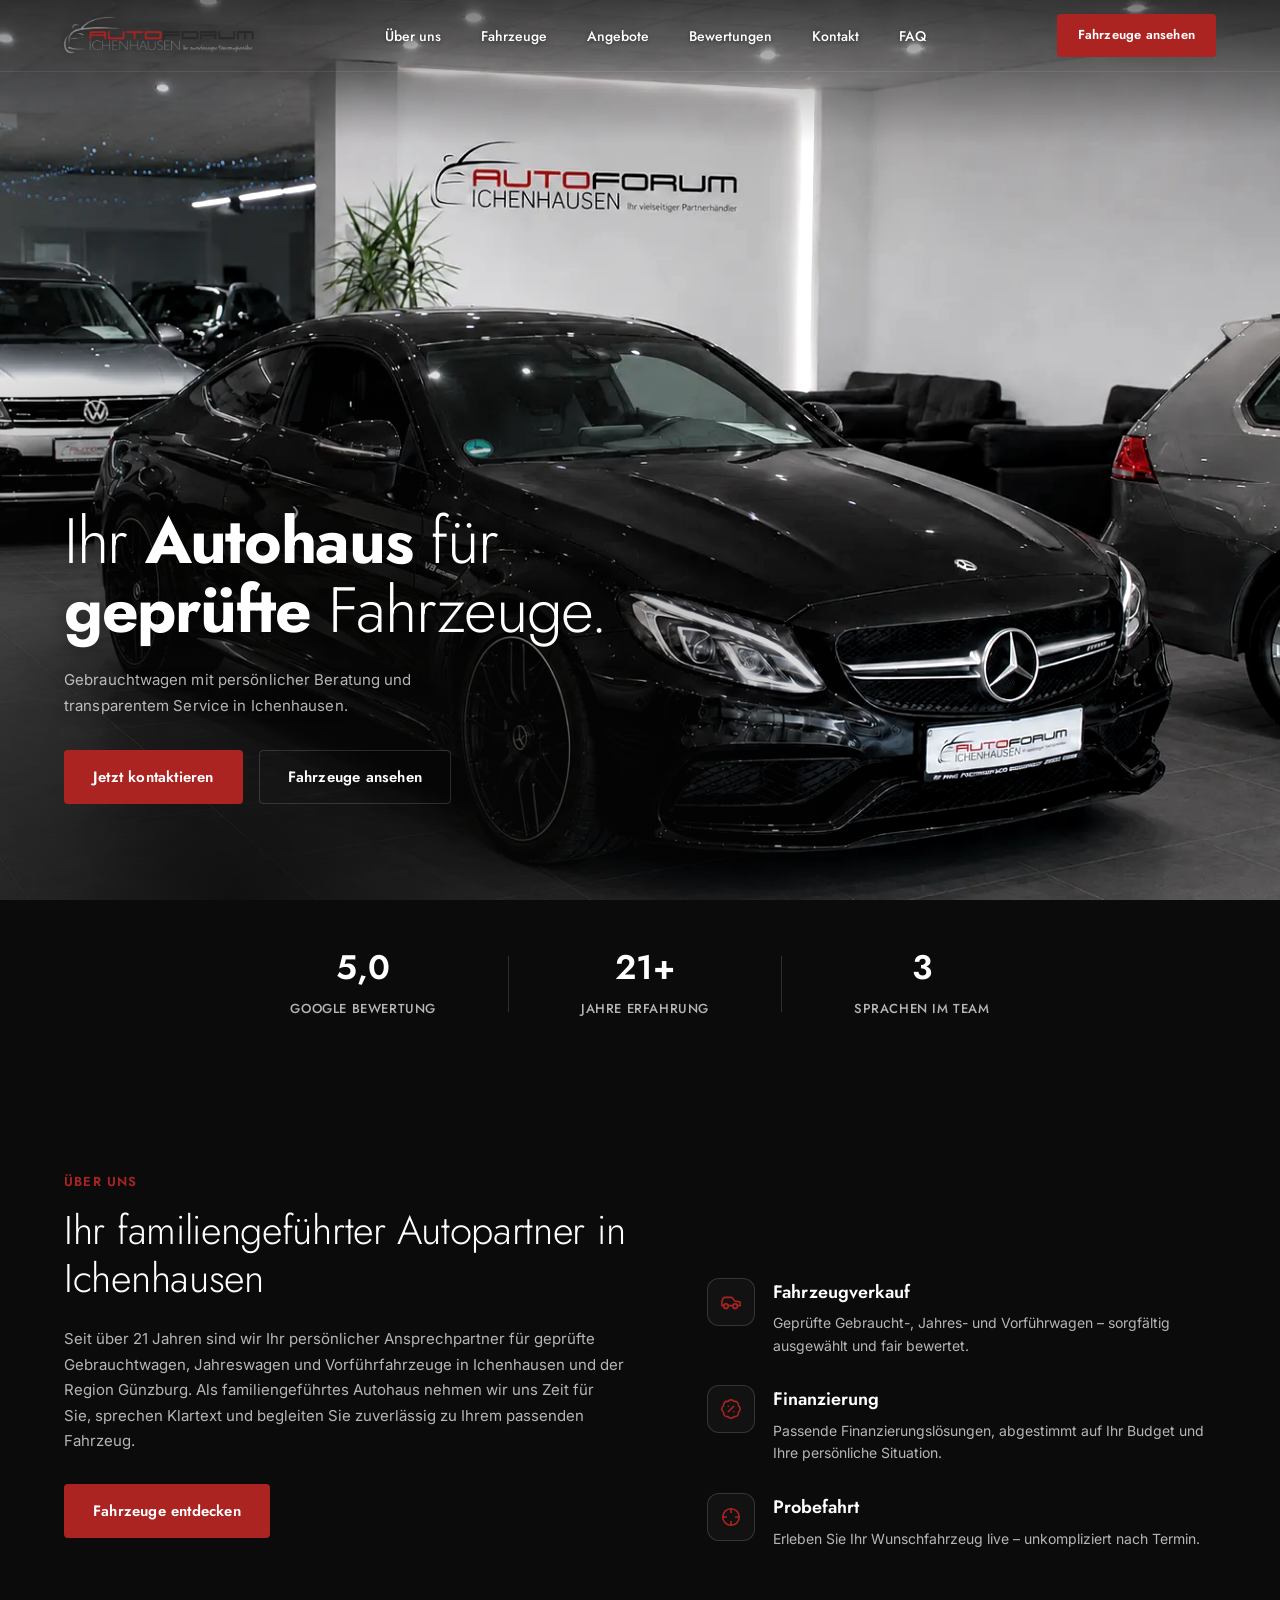
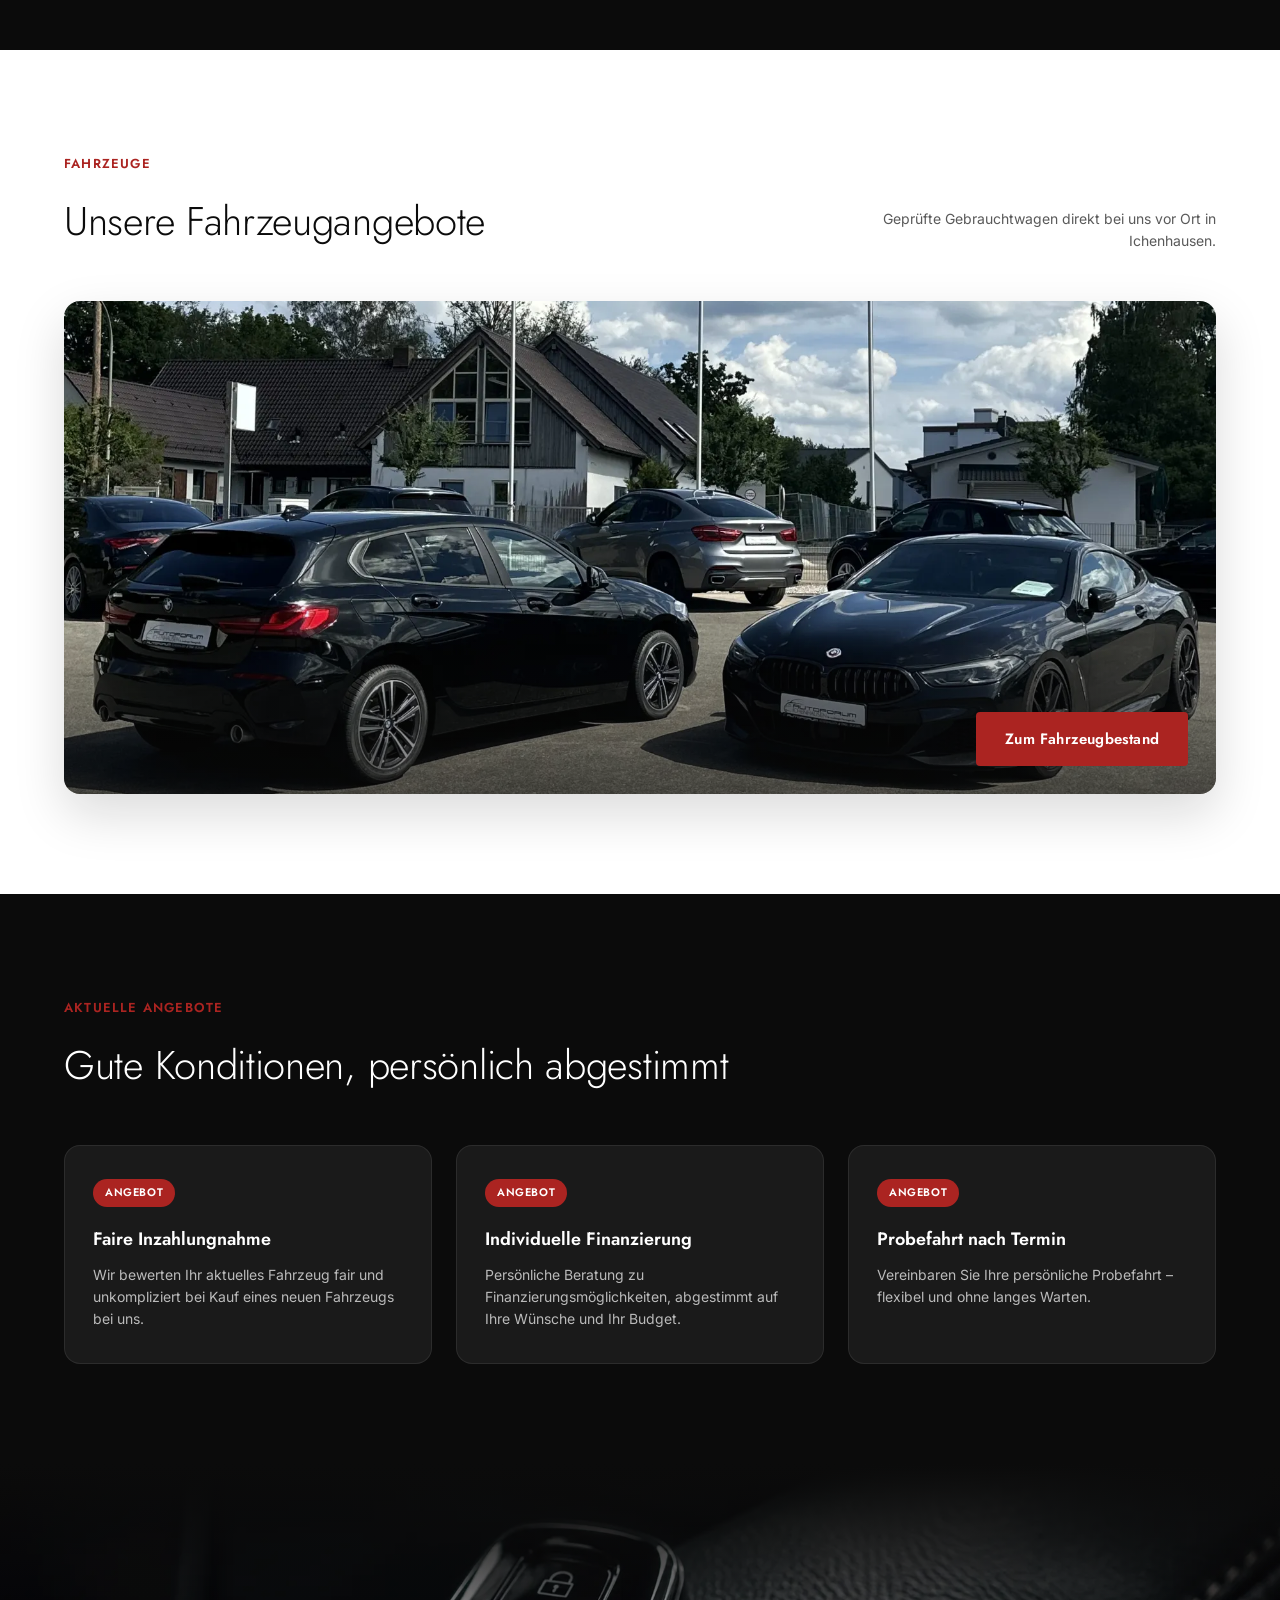
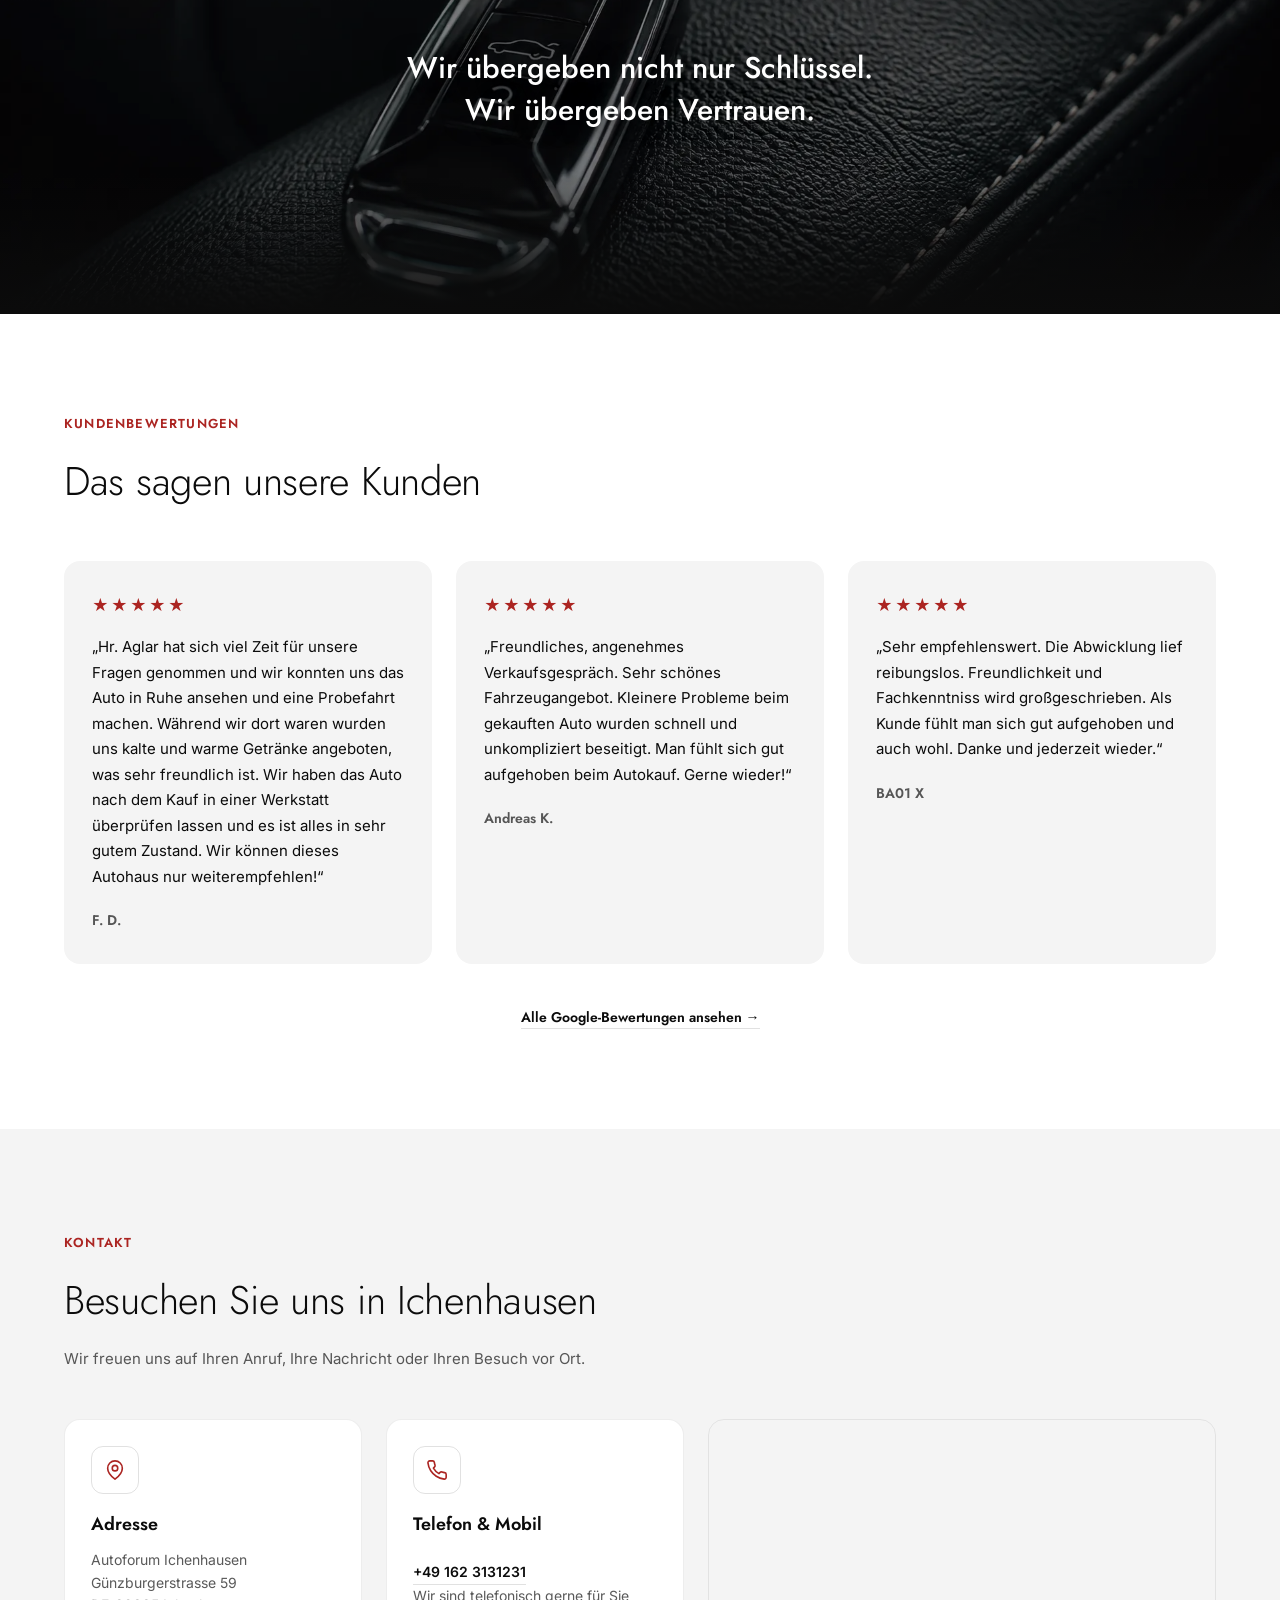
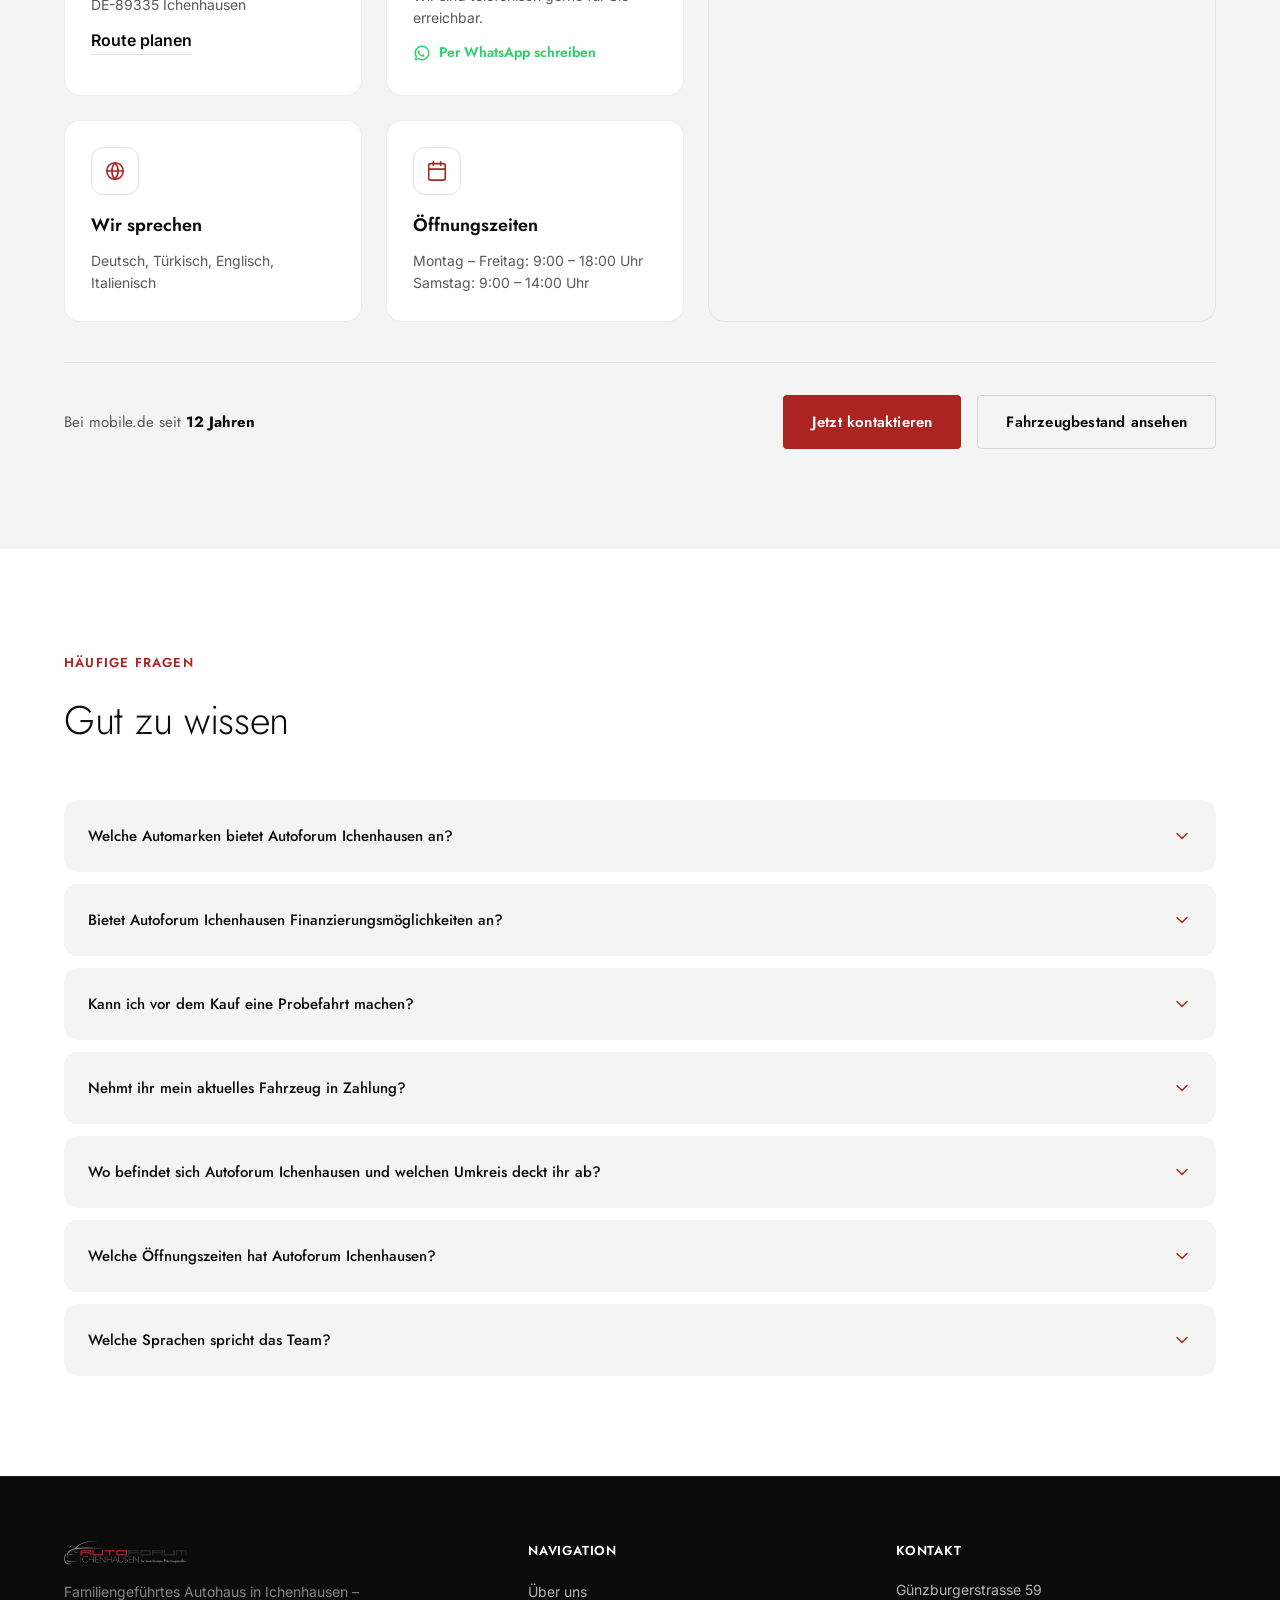
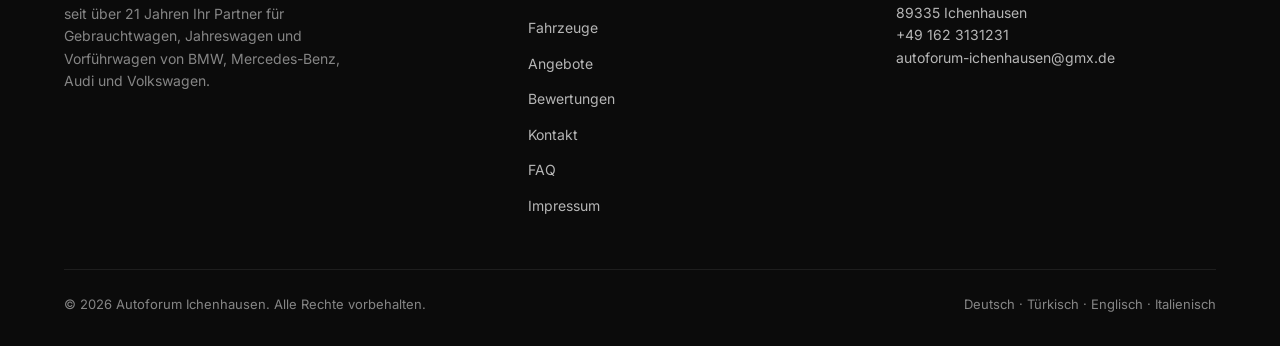
<file: index.html>
<!DOCTYPE html>
<html lang="de">
<head>
  <meta charset="UTF-8">
  <meta name="viewport" content="width=device-width, initial-scale=1.0">
  <title>Autoforum Ichenhausen – Gebrauchtwagen, Jahreswagen & Vorführwagen | BMW, Mercedes, Audi, VW</title>
  <meta name="description" content="Familiengeführtes Autohaus in Ichenhausen bei Günzburg: seit über 21 Jahren geprüfte Gebrauchtwagen, Jahreswagen & Vorführwagen von BMW, Mercedes-Benz, Audi und Volkswagen. Persönliche Beratung auf Deutsch, Türkisch, Englisch & Italienisch">
  <meta name="theme-color" content="#0B0B0B">
  <link rel="icon" href="assets/favicon.png" type="image/png">

  <!-- Local / Geo SEO -->
  <meta name="geo.region" content="DE-BY">
  <meta name="geo.placename" content="Ichenhausen">
  <meta name="geo.position" content="48.374768;10.311506">
  <meta name="ICBM" content="48.374768, 10.311506">

  <!-- Open Graph -->
  <meta property="og:type" content="business.business">
  <meta property="og:site_name" content="Autoforum Ichenhausen">
  <meta property="og:locale" content="de_DE">
  <meta property="og:title" content="Autoforum Ichenhausen – Gebrauchtwagen, Jahreswagen & Vorführwagen">
  <meta property="og:description" content="Familiengeführtes Autohaus in Ichenhausen: seit über 21 Jahren geprüfte Gebrauchtwagen von BMW, Mercedes-Benz, Audi und Volkswagen. Persönlich beraten, ehrlich verkauft.">
  <meta property="og:image" content="assets/Heroshowroom.webp">
  <meta property="og:image:width" content="1200">
  <meta property="og:image:height" content="900">
  <!-- TODO: og:image und og:url auf absolute Produktions-URL setzen, sobald die Domain feststeht -->

  <link rel="preconnect" href="https://fonts.googleapis.com">
  <link rel="preconnect" href="https://fonts.gstatic.com" crossorigin>
  <link href="https://fonts.googleapis.com/css2?family=Jost:wght@300;400;500;600;700;800&family=Inter:wght@400;500;600;700&display=swap" rel="stylesheet">

  <link rel="stylesheet" href="style.css">

  <script type="application/ld+json">
  {
    "@context": "https://schema.org",
    "@type": "AutoDealer",
    "name": "Autoforum Ichenhausen",
    "image": "assets/Heroshowroom.webp",
    "description": "Familiengeführtes Autohaus in Ichenhausen mit über 21 Jahren Erfahrung im Verkauf von Gebrauchtwagen, Jahreswagen und Vorführwagen der Marken BMW, Mercedes-Benz, Audi und Volkswagen.",
    "address": {
      "@type": "PostalAddress",
      "streetAddress": "Günzburgerstrasse 59",
      "addressLocality": "Ichenhausen",
      "postalCode": "89335",
      "addressRegion": "Bayern",
      "addressCountry": "DE"
    },
    "telephone": "+49 162 3131231",
    "email": "autoforum-ichenhausen@gmx.de",
    "openingHoursSpecification": [
      {
        "@type": "OpeningHoursSpecification",
        "dayOfWeek": ["Monday", "Tuesday", "Wednesday", "Thursday", "Friday"],
        "opens": "09:00",
        "closes": "18:00"
      },
      {
        "@type": "OpeningHoursSpecification",
        "dayOfWeek": ["Saturday"],
        "opens": "09:00",
        "closes": "14:00"
      }
    ],
    "areaServed": ["Ichenhausen", "Günzburg", "Krumbach", "Neu-Ulm", "Ulm"],
    "brand": ["BMW", "Mercedes-Benz", "Audi", "Volkswagen"],
    "knowsLanguage": ["de", "tr", "en"],
    "priceRange": "€€",
    "aggregateRating": {
      "@type": "AggregateRating",
      "ratingValue": "5.0",
      "reviewCount": "62",
      "bestRating": "5"
    },
    "review": [
      {
        "@type": "Review",
        "reviewRating": {
          "@type": "Rating",
          "ratingValue": "5",
          "bestRating": "5"
        },
        "author": {
          "@type": "Person",
          "name": "F. D."
        },
        "reviewBody": "Hr. Aglar hat sich viel Zeit für unsere Fragen genommen und wir konnten uns das Auto in Ruhe ansehen und eine Probefahrt machen. Während wir dort waren wurden uns kalte und warme Getränke angeboten, was sehr freundlich ist. Wir haben das Auto nach dem Kauf in einer Werkstatt überprüfen lassen und es ist alles in sehr gutem Zustand. Wir können dieses Autohaus nur weiterempfehlen!"
      },
      {
        "@type": "Review",
        "reviewRating": {
          "@type": "Rating",
          "ratingValue": "5",
          "bestRating": "5"
        },
        "author": {
          "@type": "Person",
          "name": "Andreas K."
        },
        "reviewBody": "Freundliches, angenehmes Verkaufsgespräch. Sehr schönes Fahrzeugangebot. Kleinere Probleme beim gekauften Auto wurden schnell und unkompliziert beseitigt. Man fühlt sich gut aufgehoben beim Autokauf. Gerne wieder!"
      },
      {
        "@type": "Review",
        "reviewRating": {
          "@type": "Rating",
          "ratingValue": "5",
          "bestRating": "5"
        },
        "author": {
          "@type": "Person",
          "name": "BA01 X"
        },
        "reviewBody": "Sehr empfehlenswert. Die Abwicklung lief reibungslos. Freundlichkeit und Fachkenntniss wird großgeschrieben. Als Kunde fühlt man sich gut aufgehoben und auch wohl. Danke und jederzeit wieder."
      }
    ]
  }
  </script>

  <script type="application/ld+json">
  {
    "@context": "https://schema.org",
    "@type": "FAQPage",
    "mainEntity": [
      {
        "@type": "Question",
        "name": "Welche Automarken bietet Autoforum Ichenhausen an?",
        "acceptedAnswer": {
          "@type": "Answer",
          "text": "Wir führen geprüfte Gebrauchtwagen, Jahreswagen und Vorführwagen der Marken BMW, Mercedes-Benz, Audi und Volkswagen."
        }
      },
      {
        "@type": "Question",
        "name": "Bietet Autoforum Ichenhausen Finanzierungsmöglichkeiten an?",
        "acceptedAnswer": {
          "@type": "Answer",
          "text": "Ja. Wir beraten Sie persönlich zu individuellen Finanzierungslösungen, abgestimmt auf Ihr Budget und Ihre persönliche Situation."
        }
      },
      {
        "@type": "Question",
        "name": "Kann ich vor dem Kauf eine Probefahrt machen?",
        "acceptedAnswer": {
          "@type": "Answer",
          "text": "Ja, gerne. Probefahrten sind nach Terminvereinbarung möglich – einfach anrufen oder per WhatsApp einen Termin abstimmen."
        }
      },
      {
        "@type": "Question",
        "name": "Nehmt ihr mein aktuelles Fahrzeug in Zahlung?",
        "acceptedAnswer": {
          "@type": "Answer",
          "text": "Ja. Wir bewerten Ihr aktuelles Fahrzeug fair und unkompliziert bei Kauf eines neuen Fahrzeugs bei uns."
        }
      },
      {
        "@type": "Question",
        "name": "Wo befindet sich Autoforum Ichenhausen und welchen Umkreis deckt ihr ab?",
        "acceptedAnswer": {
          "@type": "Answer",
          "text": "Sie finden uns in der Günzburgerstrasse 59, 89335 Ichenhausen. Wir betreuen Kundinnen und Kunden aus Ichenhausen, Günzburg, Krumbach, Neu-Ulm und Ulm."
        }
      },
      {
        "@type": "Question",
        "name": "Welche Öffnungszeiten hat Autoforum Ichenhausen?",
        "acceptedAnswer": {
          "@type": "Answer",
          "text": "Montag bis Freitag von 9:00 bis 18:00 Uhr und samstags von 9:00 bis 14:00 Uhr."
        }
      },
      {
        "@type": "Question",
        "name": "Welche Sprachen spricht das Team?",
        "acceptedAnswer": {
          "@type": "Answer",
          "text": "Unser Team berät Sie auf Deutsch, Türkisch, Englisch und Italienisch."
        }
      }
    ]
  }
  </script>
</head>
<body>

  <a href="#hero" class="skip-link">Zum Inhalt springen</a>

  <header class="site-header" id="site-header">
    <div class="container header-inner">
      <a href="#hero" class="logo">
        <img src="assets/logo.png" alt="Autoforum Ichenhausen" width="1944" height="380">
      </a>

      <nav class="main-nav" id="main-nav" aria-label="Hauptnavigation">
        <ul>
          <li><a href="#ueber-uns">Über uns</a></li>
          <li><a href="#fahrzeuge">Fahrzeuge</a></li>
          <li><a href="#angebote">Angebote</a></li>
          <li><a href="#bewertungen">Bewertungen</a></li>
          <li><a href="#kontakt">Kontakt</a></li>
          <li><a href="#faq">FAQ</a></li>
        </ul>
      </nav>

      <div class="header-actions">
        <a href="https://home.mobile.de/home/index.html?customerId=11291043&utm_source=google&utm_medium=cpc&utm_campaign=PS_DE_CORE_CARS_GOOG_DSA_LEAD_BRO_Dealer__n-ps-go-d-c-a-a&utm_content=533637550681&utm_term=&utm_id=13897922139&gad_source=1&gad_campaignid=13897922139&gbraid=0AAAAAD230Mx4iwaomzoD1OWwT4Vxj1yBn&gclid=CjwKCAjwpK3SBhASEiwAtV1SPL903zIHkJh6gnS1S8WDkmDlD4dHwbbwN_AXrRke5hwf5YZaoor-yxoCnCIQAvD_BwE" class="btn btn-primary header-cta" target="_blank" rel="noopener noreferrer" title="Öffnet unseren Fahrzeugbestand auf mobile.de in einem neuen Tab">Fahrzeuge ansehen</a>
        <button class="nav-toggle" id="nav-toggle" aria-label="Menü öffnen" aria-expanded="false" aria-controls="main-nav">
          <span></span>
          <span></span>
          <span></span>
        </button>
      </div>
    </div>
  </header>

  <main>
  <section class="hero" id="hero">
    <div class="hero-media">
      <picture>
        <source media="(max-width: 860px)" srcset="assets/mobileHer.webp">
        <img src="assets/herotest.webp" alt="Fahrzeuge im Showroom des Autoforum Ichenhausen" class="hero-img" fetchpriority="high" width="1672" height="941">
      </picture>
      <div class="hero-overlay"></div>
    </div>

    <div class="hero-content container">
      <div class="hero-copy">
        <h1 class="hero-title">Ihr <strong>Autohaus</strong> für<br><strong>geprüfte</strong> Fahrzeuge.</h1>
        <p class="hero-subtitle">Gebrauchtwagen mit persönlicher Beratung und transparentem Service in Ichenhausen.</p>

        <div class="hero-cta-row">
          <div class="call-choice">
            <button type="button" class="btn btn-primary call-choice-trigger" id="hero-call-trigger" aria-haspopup="true" aria-expanded="false" aria-controls="hero-call-menu">
              Jetzt kontaktieren
            </button>
            <div class="call-choice-menu" id="hero-call-menu" role="menu" hidden>
              <a class="call-choice-option" role="menuitem" href="https://wa.me/491623131231?text=Hallo%2C%20ich%20interessiere%20mich%20f%C3%BCr%20ein%20Fahrzeug." target="_blank" rel="noopener noreferrer">
                <svg class="call-choice-icon whatsapp-icon" viewBox="0 0 24 24" fill="currentColor" aria-hidden="true"><path d="M12.04 2.13c-5.46 0-9.9 4.45-9.9 9.9 0 1.75.46 3.45 1.33 4.95L2 22l5.15-1.35a9.87 9.87 0 0 0 4.88 1.28h.01c5.46 0 9.9-4.45 9.9-9.9 0-2.65-1.03-5.13-2.9-7-1.87-1.87-4.35-2.9-7-2.9Zm0 1.8c2.15 0 4.17.84 5.69 2.36 1.52 1.52 2.36 3.54 2.36 5.69 0 4.44-3.61 8.05-8.06 8.05a8 8 0 0 1-4.09-1.12l-.29-.17-3.05.8.82-2.97-.19-.3a7.97 7.97 0 0 1-1.23-4.29c0-4.44 3.62-8.05 8.04-8.05Zm-4.6 4.62c-.16 0-.4.06-.61.29-.21.24-.8.78-.8 1.9s.82 2.21.93 2.36c.11.16 1.61 2.45 3.9 3.34.55.21.97.34 1.3.44.55.17 1.05.15 1.44.09.44-.07 1.36-.55 1.55-1.09.19-.54.19-1 .13-1.09-.06-.1-.21-.15-.43-.26-.22-.11-1.36-.67-1.57-.74-.21-.08-.36-.11-.51.11-.15.22-.58.74-.71.9-.13.15-.26.17-.49.06-.22-.11-.95-.35-1.82-1.12-.67-.6-1.12-1.34-1.25-1.56-.13-.22-.01-.34.1-.45.1-.1.22-.26.33-.4.11-.13.15-.22.22-.37.07-.15.04-.28-.02-.4-.06-.11-.51-1.22-.7-1.68-.18-.43-.37-.37-.51-.38h-.44Z"/></svg>
                WhatsApp
              </a>
              <a class="call-choice-option" role="menuitem" href="tel:+491623131231">
                <svg class="call-choice-icon" viewBox="0 0 24 24" fill="none" stroke="currentColor" stroke-width="1.75" stroke-linecap="round" stroke-linejoin="round" aria-hidden="true"><path d="M22 16.92v3a2 2 0 0 1-2.18 2 19.79 19.79 0 0 1-8.63-3.07 19.5 19.5 0 0 1-6-6 19.79 19.79 0 0 1-3.07-8.67A2 2 0 0 1 4.11 2h3a2 2 0 0 1 2 1.72c.127.96.362 1.903.7 2.81a2 2 0 0 1-.45 2.11L8.09 9.91a16 16 0 0 0 6 6l1.27-1.27a2 2 0 0 1 2.11-.45c.907.338 1.85.573 2.81.7A2 2 0 0 1 22 16.92Z"/></svg>
                Anruf
              </a>
            </div>
          </div>
          <a href="https://home.mobile.de/home/index.html?customerId=11291043&utm_source=google&utm_medium=cpc&utm_campaign=PS_DE_CORE_CARS_GOOG_DSA_LEAD_BRO_Dealer__n-ps-go-d-c-a-a&utm_content=533637550681&utm_term=&utm_id=13897922139&gad_source=1&gad_campaignid=13897922139&gbraid=0AAAAAD230Mx4iwaomzoD1OWwT4Vxj1yBn&gclid=CjwKCAjwpK3SBhASEiwAtV1SPL903zIHkJh6gnS1S8WDkmDlD4dHwbbwN_AXrRke5hwf5YZaoor-yxoCnCIQAvD_BwE" class="btn btn-secondary" target="_blank" rel="noopener noreferrer" title="Öffnet unseren Fahrzeugbestand auf mobile.de in einem neuen Tab">Fahrzeuge ansehen</a>
        </div>
      </div>
    </div>
  </section>

  <section class="facts-section" aria-label="Autoforum Ichenhausen in Zahlen">
    <div class="container facts-list">
      <div class="fact">
        <span class="fact-number">5,0</span>
        <span class="fact-title">Google Bewertung</span>
      </div>
      <div class="fact-divider" aria-hidden="true"></div>
      <div class="fact">
        <span class="fact-number">21+</span>
        <span class="fact-title">Jahre Erfahrung</span>
      </div>
      <div class="fact-divider" aria-hidden="true"></div>
      <div class="fact">
        <span class="fact-number">3</span>
        <span class="fact-title">Sprachen im Team</span>
      </div>
    </div>
  </section>

  <section class="about" id="ueber-uns">
    <div class="container about-inner">
      <div class="about-copy reveal">
        <span class="eyebrow">Über uns</span>
        <h2 class="about-title">Ihr familiengeführter Autopartner in Ichenhausen</h2>

        <p>
          Seit über 21 Jahren sind wir Ihr persönlicher Ansprechpartner für geprüfte Gebrauchtwagen, Jahreswagen und Vorführfahrzeuge in Ichenhausen und der Region Günzburg. Als familiengeführtes Autohaus nehmen wir uns Zeit für Sie, sprechen Klartext und begleiten Sie zuverlässig zu Ihrem passenden Fahrzeug.
        </p>

        <a href="#fahrzeuge" class="btn btn-primary about-cta">Fahrzeuge entdecken</a>
      </div>

      <div class="about-services" id="leistungen">
        <div class="about-service reveal">
          <div class="feature-icon" aria-hidden="true">
            <svg viewBox="0 0 24 24" fill="none" stroke="currentColor" stroke-width="1.75" stroke-linecap="round" stroke-linejoin="round">
              <path d="M14 16H9m10 0h3v-3.15a1 1 0 0 0-.84-.99L16 11l-2.7-3.6a1 1 0 0 0-.8-.4H5.24a2 2 0 0 0-1.8 1.1l-.8 1.63A6 6 0 0 0 2 12.42V16h2"/>
              <circle cx="6.5" cy="16.5" r="2.5"/>
              <circle cx="16.5" cy="16.5" r="2.5"/>
            </svg>
          </div>
          <div>
            <h3>Fahrzeugverkauf</h3>
            <p>Geprüfte Gebraucht-, Jahres- und Vorführwagen – sorgfältig ausgewählt und fair bewertet.</p>
          </div>
        </div>

        <div class="about-service reveal">
          <div class="feature-icon" aria-hidden="true">
            <svg viewBox="0 0 24 24" fill="none" stroke="currentColor" stroke-width="1.75" stroke-linecap="round" stroke-linejoin="round">
              <path d="M3.85 8.62a4 4 0 0 1 4.78-4.77 4 4 0 0 1 6.74 0 4 4 0 0 1 4.78 4.78 4 4 0 0 1 0 6.74 4 4 0 0 1-4.77 4.78 4 4 0 0 1-6.75 0 4 4 0 0 1-4.78-4.77 4 4 0 0 1 0-6.76Z"/>
              <path d="m15 9-6 6"/>
              <path d="M9 9h.01"/>
              <path d="M15 15h.01"/>
            </svg>
          </div>
          <div>
            <h3>Finanzierung</h3>
            <p>Passende Finanzierungslösungen, abgestimmt auf Ihr Budget und Ihre persönliche Situation.</p>
          </div>
        </div>

        <div class="about-service reveal">
          <div class="feature-icon" aria-hidden="true">
            <svg viewBox="0 0 24 24" fill="none" stroke="currentColor" stroke-width="1.75" stroke-linecap="round" stroke-linejoin="round">
              <circle cx="12" cy="12" r="9"/>
              <path d="M12 3v4M12 17v4M3 12h4M17 12h4"/>
            </svg>
          </div>
          <div>
            <h3>Probefahrt</h3>
            <p>Erleben Sie Ihr Wunschfahrzeug live – unkompliziert nach Termin.</p>
          </div>
        </div>
      </div>
    </div>
  </section>

  <section class="vehicles" id="fahrzeuge">
    <div class="container">
      <div class="vehicles-head reveal">
        <div>
          <span class="eyebrow">Fahrzeuge</span>
          <h2 class="vehicles-title">Unsere Fahrzeugangebote</h2>
        </div>
        <p class="vehicles-subtitle">
          Geprüfte Gebrauchtwagen direkt bei uns vor Ort in Ichenhausen.
        </p>
      </div>

      <div class="vehicles-media reveal-scale">
        <img src="assets/fahrzeuge.webp" alt="Fahrzeuge auf dem Hof des Autoforum Ichenhausen" class="vehicles-img" loading="lazy" width="1800" height="850">
        <div class="vehicles-media-overlay"></div>
        <div class="vehicles-media-caption">
          <a href="https://home.mobile.de/home/index.html?customerId=11291043&utm_source=google&utm_medium=cpc&utm_campaign=PS_DE_CORE_CARS_GOOG_DSA_LEAD_BRO_Dealer__n-ps-go-d-c-a-a&utm_content=533637550681&utm_term=&utm_id=13897922139&gad_source=1&gad_campaignid=13897922139&gbraid=0AAAAAD230Mx4iwaomzoD1OWwT4Vxj1yBn&gclid=CjwKCAjwpK3SBhASEiwAtV1SPL903zIHkJh6gnS1S8WDkmDlD4dHwbbwN_AXrRke5hwf5YZaoor-yxoCnCIQAvD_BwE" target="_blank" rel="noopener noreferrer" class="btn btn-primary" title="Öffnet unseren Fahrzeugbestand auf mobile.de in einem neuen Tab">Zum Fahrzeugbestand</a>
        </div>
      </div>
    </div>
  </section>

  <section class="offers" id="angebote" aria-label="Aktuelle Angebote">
    <div class="container">
      <div class="offers-head reveal">
        <span class="eyebrow">Aktuelle Angebote</span>
        <h2 class="offers-title">Gute Konditionen, persönlich abgestimmt</h2>
      </div>

      <div class="offer-cards">
        <div class="offer-card reveal">
          <span class="offer-tag">Angebot</span>
          <h3>Faire Inzahlungnahme</h3>
          <p>Wir bewerten Ihr aktuelles Fahrzeug fair und unkompliziert bei Kauf eines neuen Fahrzeugs bei uns.</p>
        </div>
        <div class="offer-card reveal">
          <span class="offer-tag">Angebot</span>
          <h3>Individuelle Finanzierung</h3>
          <p>Persönliche Beratung zu Finanzierungsmöglichkeiten, abgestimmt auf Ihre Wünsche und Ihr Budget.</p>
        </div>
        <div class="offer-card reveal">
          <span class="offer-tag">Angebot</span>
          <h3>Probefahrt nach Termin</h3>
          <p>Vereinbaren Sie Ihre persönliche Probefahrt – flexibel und ohne langes Warten.</p>
        </div>
      </div>
    </div>
  </section>

  <section class="key-banner" aria-label="Autoforum Ichenhausen">
    <img src="assets/schlussel.webp" alt="" class="key-banner-img" loading="lazy" width="1916" height="821">
    <div class="key-banner-scrim"></div>
    <div class="key-banner-fade key-banner-fade-top"></div>
    <div class="key-banner-fade key-banner-fade-bottom"></div>
    <div class="key-banner-tagline reveal">
      <p>Wir übergeben nicht nur Schlüssel. <br> Wir übergeben Vertrauen.</p>
    </div>
  </section>

  <section class="testimonials" id="bewertungen" aria-label="Kundenbewertungen">
    <div class="container">
      <div class="testimonials-head reveal">
        <span class="eyebrow">Kundenbewertungen</span>
        <h2 class="testimonials-title">Das sagen unsere Kunden</h2>
      </div>

      <div class="testimonial-cards">
        <div class="testimonial-card reveal">
          <div class="testimonial-stars" aria-hidden="true">★★★★★</div>
          <p>„Hr. Aglar hat sich viel Zeit für unsere Fragen genommen und wir konnten uns das Auto in Ruhe ansehen und eine Probefahrt machen. Während wir dort waren wurden uns kalte und warme Getränke angeboten, was sehr freundlich ist. Wir haben das Auto nach dem Kauf in einer Werkstatt überprüfen lassen und es ist alles in sehr gutem Zustand. Wir können dieses Autohaus nur weiterempfehlen!“</p>
          <span class="testimonial-author">F. D.</span>
        </div>
        <div class="testimonial-card reveal">
          <div class="testimonial-stars" aria-hidden="true">★★★★★</div>
          <p>„Freundliches, angenehmes Verkaufsgespräch. Sehr schönes Fahrzeugangebot. Kleinere Probleme beim gekauften Auto wurden schnell und unkompliziert beseitigt. Man fühlt sich gut aufgehoben beim Autokauf. Gerne wieder!“</p>
          <span class="testimonial-author">Andreas K.</span>
        </div>
        <div class="testimonial-card reveal">
          <div class="testimonial-stars" aria-hidden="true">★★★★★</div>
          <p>„Sehr empfehlenswert. Die Abwicklung lief reibungslos. Freundlichkeit und Fachkenntniss wird großgeschrieben. Als Kunde fühlt man sich gut aufgehoben und auch wohl. Danke und jederzeit wieder.“</p>
          <span class="testimonial-author">BA01 X</span>
        </div>
      </div>

      <div class="testimonials-cta-row">
        <a href="https://share.google/JwbRLaQHI198ySaHr" target="_blank" rel="noopener noreferrer" class="testimonials-cta">Alle Google-Bewertungen ansehen →</a>
      </div>
    </div>
  </section>

  <section class="contact" id="kontakt">
    <div class="container">
      <div class="contact-head reveal">
        <span class="eyebrow">Kontakt</span>
        <h2 class="contact-title">Besuchen Sie uns in Ichenhausen</h2>
        <p class="contact-subtitle">Wir freuen uns auf Ihren Anruf, Ihre Nachricht oder Ihren Besuch vor Ort.</p>
      </div>

      <div class="contact-grid">
        <div class="contact-cards">
          <div class="contact-card reveal">
            <div class="contact-card-icon" aria-hidden="true">
              <svg viewBox="0 0 24 24" fill="none" stroke="currentColor" stroke-width="1.75" stroke-linecap="round" stroke-linejoin="round"><path d="M20 10c0 6-8 12-8 12s-8-6-8-12a8 8 0 0 1 16 0Z"/><circle cx="12" cy="10" r="3"/></svg>
            </div>
            <h3>Adresse</h3>
            <address>
              Autoforum Ichenhausen<br>
              Günzburgerstrasse 59<br>
              DE-89335 Ichenhausen
            </address>
            <a class="link-strong" href="https://www.google.com/maps/dir/?api=1&destination=G%C3%BCnzburgerstrasse+59%2C+89335+Ichenhausen" target="_blank" rel="noopener noreferrer">Route planen</a>
          </div>

          <div class="contact-card reveal">
            <div class="contact-card-icon" aria-hidden="true">
              <svg viewBox="0 0 24 24" fill="none" stroke="currentColor" stroke-width="1.75" stroke-linecap="round" stroke-linejoin="round"><path d="M22 16.92v3a2 2 0 0 1-2.18 2 19.79 19.79 0 0 1-8.63-3.07 19.5 19.5 0 0 1-6-6 19.79 19.79 0 0 1-3.07-8.67A2 2 0 0 1 4.11 2h3a2 2 0 0 1 2 1.72c.127.96.362 1.903.7 2.81a2 2 0 0 1-.45 2.11L8.09 9.91a16 16 0 0 0 6 6l1.27-1.27a2 2 0 0 1 2.11-.45c.907.338 1.85.573 2.81.7A2 2 0 0 1 22 16.92Z"/></svg>
            </div>
            <h3>Telefon &amp; Mobil</h3>
            <p><a class="link-strong" href="tel:+491623131231">+49 162 3131231</a></p>
            <p>Wir sind telefonisch gerne für Sie erreichbar.</p>
            <a class="contact-whatsapp" href="https://wa.me/491623131231?text=Hallo%2C%20ich%20interessiere%20mich%20f%C3%BCr%20ein%20Fahrzeug%20bei%20Autoforum%20Ichenhausen." target="_blank" rel="noopener noreferrer">
              <svg class="contact-whatsapp-icon" viewBox="0 0 24 24" fill="currentColor" aria-hidden="true"><path d="M12.04 2.13c-5.46 0-9.9 4.45-9.9 9.9 0 1.75.46 3.45 1.33 4.95L2 22l5.15-1.35a9.87 9.87 0 0 0 4.88 1.28h.01c5.46 0 9.9-4.45 9.9-9.9 0-2.65-1.03-5.13-2.9-7-1.87-1.87-4.35-2.9-7-2.9Zm0 1.8c2.15 0 4.17.84 5.69 2.36 1.52 1.52 2.36 3.54 2.36 5.69 0 4.44-3.61 8.05-8.06 8.05a8 8 0 0 1-4.09-1.12l-.29-.17-3.05.8.82-2.97-.19-.3a7.97 7.97 0 0 1-1.23-4.29c0-4.44 3.62-8.05 8.04-8.05Zm-4.6 4.62c-.16 0-.4.06-.61.29-.21.24-.8.78-.8 1.9s.82 2.21.93 2.36c.11.16 1.61 2.45 3.9 3.34.55.21.97.34 1.3.44.55.17 1.05.15 1.44.09.44-.07 1.36-.55 1.55-1.09.19-.54.19-1 .13-1.09-.06-.1-.21-.15-.43-.26-.22-.11-1.36-.67-1.57-.74-.21-.08-.36-.11-.51.11-.15.22-.58.74-.71.9-.13.15-.26.17-.49.06-.22-.11-.95-.35-1.82-1.12-.67-.6-1.12-1.34-1.25-1.56-.13-.22-.01-.34.1-.45.1-.1.22-.26.33-.4.11-.13.15-.22.22-.37.07-.15.04-.28-.02-.4-.06-.11-.51-1.22-.7-1.68-.18-.43-.37-.37-.51-.38h-.44Z"/></svg>
              Per WhatsApp schreiben
            </a>
          </div>

          <div class="contact-card reveal">
            <div class="contact-card-icon" aria-hidden="true">
              <svg viewBox="0 0 24 24" fill="none" stroke="currentColor" stroke-width="1.75" stroke-linecap="round" stroke-linejoin="round"><circle cx="12" cy="12" r="9"/><path d="M3 12h18M12 3a13.5 13.5 0 0 1 0 18M12 3a13.5 13.5 0 0 0 0 18"/></svg>
            </div>
            <h3>Wir sprechen</h3>
            <p>Deutsch, Türkisch, Englisch, Italienisch</p>
          </div>

          <div class="contact-card reveal">
            <div class="contact-card-icon" aria-hidden="true">
              <svg viewBox="0 0 24 24" fill="none" stroke="currentColor" stroke-width="1.75" stroke-linecap="round" stroke-linejoin="round"><rect x="3" y="4" width="18" height="18" rx="2"/><path d="M16 2v4M8 2v4M3 10h18"/></svg>
            </div>
            <h3>Öffnungszeiten</h3>
            <p>Montag – Freitag: 9:00 – 18:00 Uhr<br>Samstag: 9:00 – 14:00 Uhr</p>
          </div>
        </div>

        <a
          class="contact-map reveal-scale"
          href="https://www.google.com/maps/dir/?api=1&destination=G%C3%BCnzburgerstrasse+59%2C+89335+Ichenhausen"
          target="_blank"
          rel="noopener noreferrer"
          title="Öffnet die Route zum Autoforum Ichenhausen in Google Maps"
          aria-label="Route zum Autoforum Ichenhausen in Google Maps öffnen"
        >
          <iframe
            src="https://www.openstreetmap.org/export/embed.html?bbox=10.3055%2C48.3708%2C10.3175%2C48.3788&amp;layer=mapnik&amp;marker=48.374768%2C10.311506"
            title="Standort von Autoforum Ichenhausen auf der Karte"
            loading="lazy"
            tabindex="-1"
            referrerpolicy="no-referrer-when-downgrade">
          </iframe>
        </a>
      </div>

      <div class="contact-footer-row">
        <p class="contact-mobilede">Bei mobile.de seit <strong>12 Jahren</strong></p>
        <div class="contact-cta">
          <div class="call-choice">
            <button type="button" class="btn btn-primary call-choice-trigger" id="contact-call-trigger" aria-haspopup="true" aria-expanded="false" aria-controls="contact-call-menu">
              Jetzt kontaktieren
            </button>
            <div class="call-choice-menu" id="contact-call-menu" role="menu" hidden>
              <a class="call-choice-option" role="menuitem" href="https://wa.me/491623131231?text=Hallo%2C%20ich%20interessiere%20mich%20f%C3%BCr%20ein%20Fahrzeug%20bei%20Autoforum%20Ichenhausen." target="_blank" rel="noopener noreferrer">
                <svg class="call-choice-icon whatsapp-icon" viewBox="0 0 24 24" fill="currentColor" aria-hidden="true"><path d="M12.04 2.13c-5.46 0-9.9 4.45-9.9 9.9 0 1.75.46 3.45 1.33 4.95L2 22l5.15-1.35a9.87 9.87 0 0 0 4.88 1.28h.01c5.46 0 9.9-4.45 9.9-9.9 0-2.65-1.03-5.13-2.9-7-1.87-1.87-4.35-2.9-7-2.9Zm0 1.8c2.15 0 4.17.84 5.69 2.36 1.52 1.52 2.36 3.54 2.36 5.69 0 4.44-3.61 8.05-8.06 8.05a8 8 0 0 1-4.09-1.12l-.29-.17-3.05.8.82-2.97-.19-.3a7.97 7.97 0 0 1-1.23-4.29c0-4.44 3.62-8.05 8.04-8.05Zm-4.6 4.62c-.16 0-.4.06-.61.29-.21.24-.8.78-.8 1.9s.82 2.21.93 2.36c.11.16 1.61 2.45 3.9 3.34.55.21.97.34 1.3.44.55.17 1.05.15 1.44.09.44-.07 1.36-.55 1.55-1.09.19-.54.19-1 .13-1.09-.06-.1-.21-.15-.43-.26-.22-.11-1.36-.67-1.57-.74-.21-.08-.36-.11-.51.11-.15.22-.58.74-.71.9-.13.15-.26.17-.49.06-.22-.11-.95-.35-1.82-1.12-.67-.6-1.12-1.34-1.25-1.56-.13-.22-.01-.34.1-.45.1-.1.22-.26.33-.4.11-.13.15-.22.22-.37.07-.15.04-.28-.02-.4-.06-.11-.51-1.22-.7-1.68-.18-.43-.37-.37-.51-.38h-.44Z"/></svg>
                WhatsApp
              </a>
              <a class="call-choice-option" role="menuitem" href="tel:+491623131231">
                <svg class="call-choice-icon" viewBox="0 0 24 24" fill="none" stroke="currentColor" stroke-width="1.75" stroke-linecap="round" stroke-linejoin="round" aria-hidden="true"><path d="M22 16.92v3a2 2 0 0 1-2.18 2 19.79 19.79 0 0 1-8.63-3.07 19.5 19.5 0 0 1-6-6 19.79 19.79 0 0 1-3.07-8.67A2 2 0 0 1 4.11 2h3a2 2 0 0 1 2 1.72c.127.96.362 1.903.7 2.81a2 2 0 0 1-.45 2.11L8.09 9.91a16 16 0 0 0 6 6l1.27-1.27a2 2 0 0 1 2.11-.45c.907.338 1.85.573 2.81.7A2 2 0 0 1 22 16.92Z"/></svg>
                Anruf
              </a>
            </div>
          </div>
          <a href="https://home.mobile.de/home/index.html?customerId=11291043&utm_source=google&utm_medium=cpc&utm_campaign=PS_DE_CORE_CARS_GOOG_DSA_LEAD_BRO_Dealer__n-ps-go-d-c-a-a&utm_content=533637550681&utm_term=&utm_id=13897922139&gad_source=1&gad_campaignid=13897922139&gbraid=0AAAAAD230Mx4iwaomzoD1OWwT4Vxj1yBn&gclid=CjwKCAjwpK3SBhASEiwAtV1SPL903zIHkJh6gnS1S8WDkmDlD4dHwbbwN_AXrRke5hwf5YZaoor-yxoCnCIQAvD_BwE" class="btn btn-secondary" target="_blank" rel="noopener noreferrer" title="Öffnet unseren Fahrzeugbestand auf mobile.de in einem neuen Tab">Fahrzeugbestand ansehen</a>
        </div>
      </div>
    </div>
  </section>

  <section class="faq" id="faq" aria-label="Häufige Fragen">
    <div class="container">
      <div class="faq-head reveal">
        <span class="eyebrow">Häufige Fragen</span>
        <h2 class="faq-title">Gut zu wissen</h2>
      </div>

      <div class="faq-list">
        <details class="faq-item reveal">
          <summary>
            <span>Welche Automarken bietet Autoforum Ichenhausen an?</span>
            <svg class="faq-chevron" viewBox="0 0 24 24" fill="none" stroke="currentColor" stroke-width="1.75" stroke-linecap="round" stroke-linejoin="round" aria-hidden="true"><path d="m6 9 6 6 6-6"/></svg>
          </summary>
          <p>Wir führen geprüfte Gebrauchtwagen, Jahreswagen und Vorführwagen der Marken BMW, Mercedes-Benz, Audi und Volkswagen.</p>
        </details>

        <details class="faq-item reveal">
          <summary>
            <span>Bietet Autoforum Ichenhausen Finanzierungsmöglichkeiten an?</span>
            <svg class="faq-chevron" viewBox="0 0 24 24" fill="none" stroke="currentColor" stroke-width="1.75" stroke-linecap="round" stroke-linejoin="round" aria-hidden="true"><path d="m6 9 6 6 6-6"/></svg>
          </summary>
          <p>Ja. Wir beraten Sie persönlich zu individuellen Finanzierungslösungen, abgestimmt auf Ihr Budget und Ihre persönliche Situation.</p>
        </details>

        <details class="faq-item reveal">
          <summary>
            <span>Kann ich vor dem Kauf eine Probefahrt machen?</span>
            <svg class="faq-chevron" viewBox="0 0 24 24" fill="none" stroke="currentColor" stroke-width="1.75" stroke-linecap="round" stroke-linejoin="round" aria-hidden="true"><path d="m6 9 6 6 6-6"/></svg>
          </summary>
          <p>Ja, gerne. Probefahrten sind nach Terminvereinbarung möglich – einfach anrufen oder per WhatsApp einen Termin abstimmen.</p>
        </details>

        <details class="faq-item reveal">
          <summary>
            <span>Nehmt ihr mein aktuelles Fahrzeug in Zahlung?</span>
            <svg class="faq-chevron" viewBox="0 0 24 24" fill="none" stroke="currentColor" stroke-width="1.75" stroke-linecap="round" stroke-linejoin="round" aria-hidden="true"><path d="m6 9 6 6 6-6"/></svg>
          </summary>
          <p>Ja. Wir bewerten Ihr aktuelles Fahrzeug fair und unkompliziert bei Kauf eines neuen Fahrzeugs bei uns.</p>
        </details>

        <details class="faq-item reveal">
          <summary>
            <span>Wo befindet sich Autoforum Ichenhausen und welchen Umkreis deckt ihr ab?</span>
            <svg class="faq-chevron" viewBox="0 0 24 24" fill="none" stroke="currentColor" stroke-width="1.75" stroke-linecap="round" stroke-linejoin="round" aria-hidden="true"><path d="m6 9 6 6 6-6"/></svg>
          </summary>
          <p>Sie finden uns in der Günzburgerstrasse 59, 89335 Ichenhausen. Wir betreuen Kundinnen und Kunden aus Ichenhausen, Günzburg, Krumbach, Neu-Ulm und Ulm.</p>
        </details>

        <details class="faq-item reveal">
          <summary>
            <span>Welche Öffnungszeiten hat Autoforum Ichenhausen?</span>
            <svg class="faq-chevron" viewBox="0 0 24 24" fill="none" stroke="currentColor" stroke-width="1.75" stroke-linecap="round" stroke-linejoin="round" aria-hidden="true"><path d="m6 9 6 6 6-6"/></svg>
          </summary>
          <p>Montag bis Freitag von 9:00 bis 18:00 Uhr und samstags von 9:00 bis 14:00 Uhr.</p>
        </details>

        <details class="faq-item reveal">
          <summary>
            <span>Welche Sprachen spricht das Team?</span>
            <svg class="faq-chevron" viewBox="0 0 24 24" fill="none" stroke="currentColor" stroke-width="1.75" stroke-linecap="round" stroke-linejoin="round" aria-hidden="true"><path d="m6 9 6 6 6-6"/></svg>
          </summary>
          <p>Unser Team berät Sie auf Deutsch, Türkisch, Englisch und Italienisch.</p>
        </details>
      </div>
    </div>
  </section>

  </main>

  <footer class="site-footer">
    <div class="container">
      <div class="footer-top">
        <div class="footer-brand">
          <img src="assets/logo.png" alt="Autoforum Ichenhausen" width="1944" height="380">
          <p>Familiengeführtes Autohaus in Ichenhausen – seit über 21 Jahren Ihr Partner für Gebrauchtwagen, Jahreswagen und Vorführwagen von BMW, Mercedes-Benz, Audi und Volkswagen.</p>
        </div>

        <div class="footer-col">
          <h2 class="footer-heading">Navigation</h2>
          <ul class="footer-links">
            <li><a href="#ueber-uns">Über uns</a></li>
            <li><a href="#fahrzeuge">Fahrzeuge</a></li>
            <li><a href="#angebote">Angebote</a></li>
            <li><a href="#bewertungen">Bewertungen</a></li>
            <li><a href="#kontakt">Kontakt</a></li>
            <li><a href="#faq">FAQ</a></li>
            <li><a href="impressum.html">Impressum</a></li>
          </ul>
        </div>

        <div class="footer-col">
          <h2 class="footer-heading">Kontakt</h2>
          <address class="footer-address">
            Günzburgerstrasse 59<br>
            89335 Ichenhausen<br>
            <a href="tel:+491623131231">+49 162 3131231</a><br>
            <a href="mailto:autoforum-ichenhausen@gmx.de">autoforum-ichenhausen@gmx.de</a>
          </address>
        </div>
      </div>

      <div class="footer-bottom">
        <p>&copy; <span id="footer-year">2026</span> Autoforum Ichenhausen. Alle Rechte vorbehalten.</p>
        <p>Deutsch · Türkisch · Englisch · Italienisch</p>
      </div>
    </div>
  </footer>

  <script src="script.js"></script>
</body>
</html>
</file>
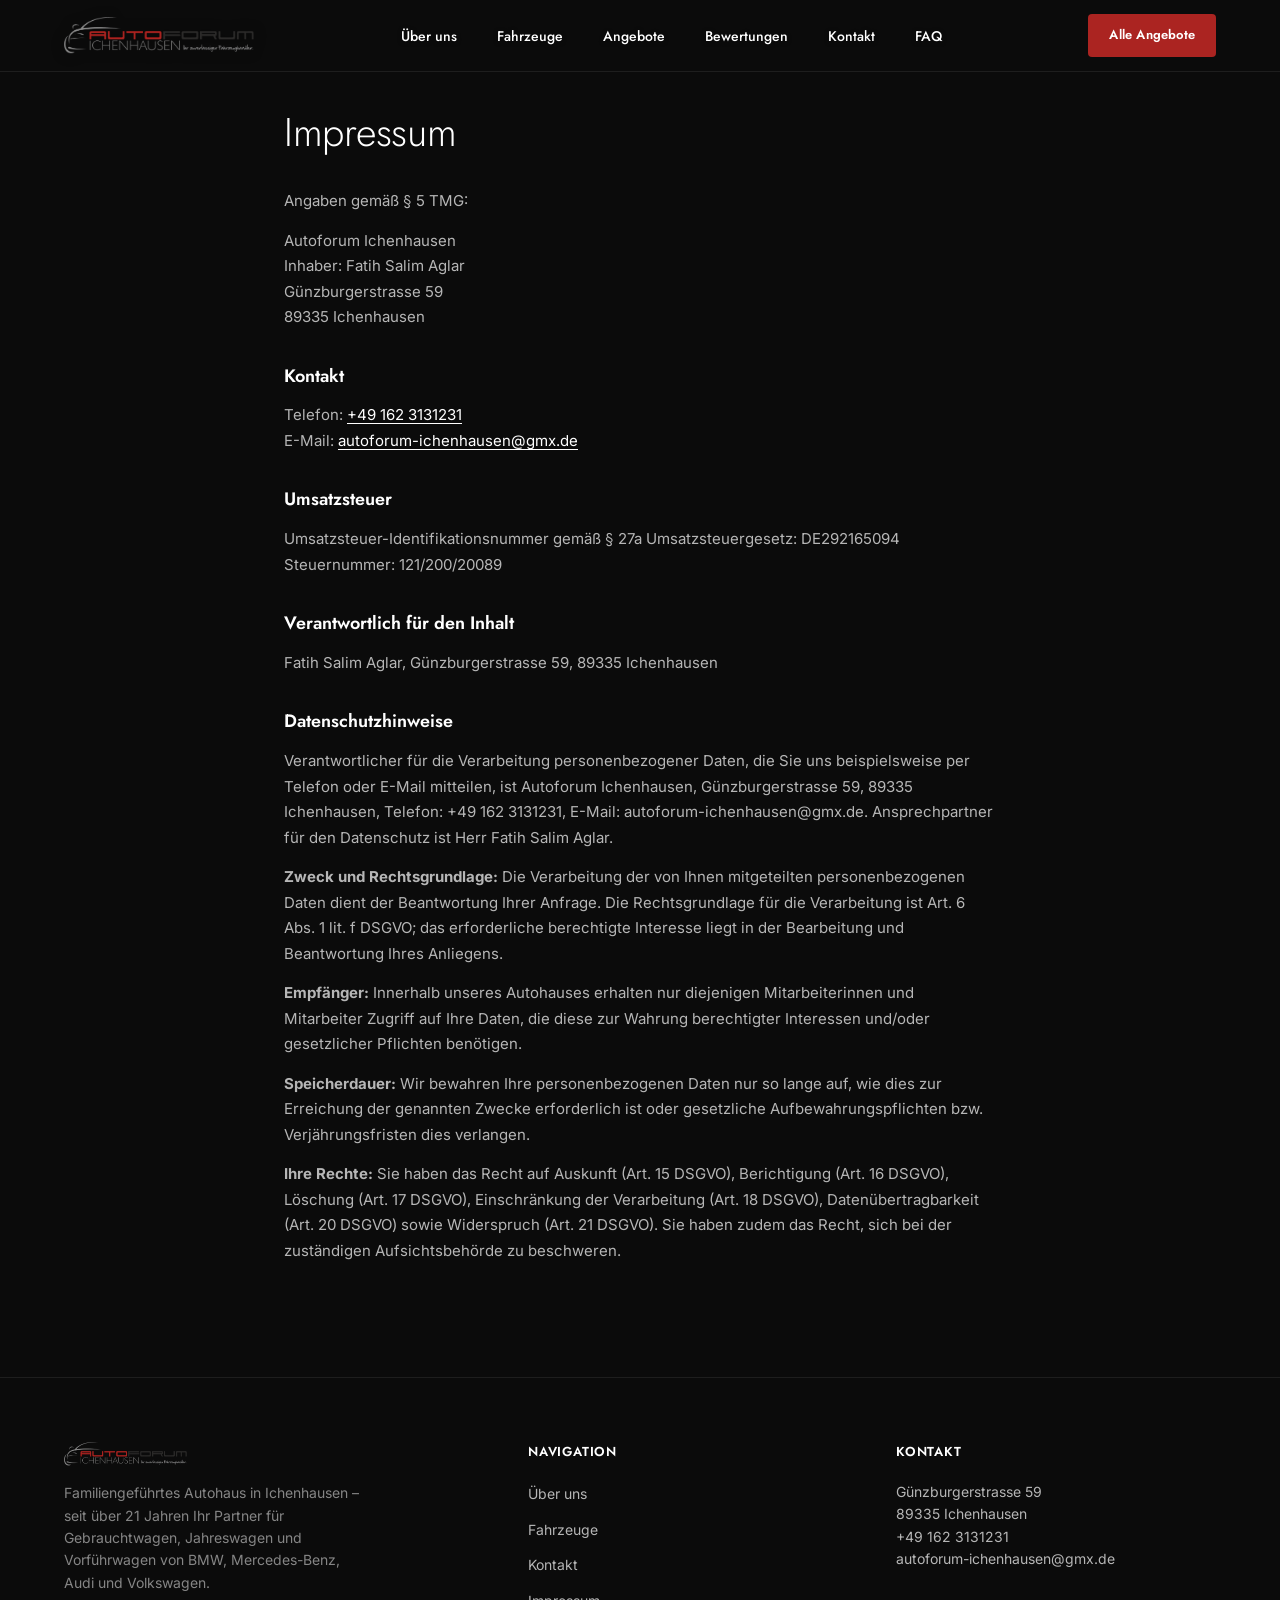
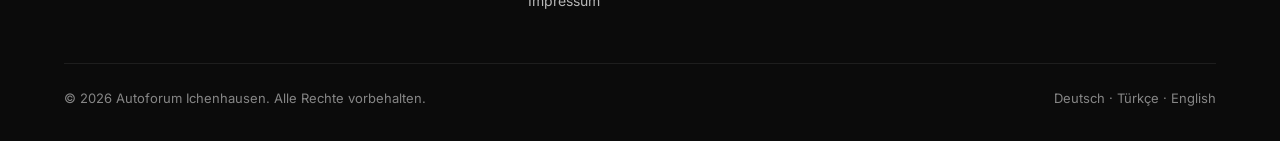
<file: impressum.html>
<!DOCTYPE html>
<html lang="de">
<head>
  <meta charset="UTF-8">
  <meta name="viewport" content="width=device-width, initial-scale=1.0">
  <title>Impressum | Autoforum Ichenhausen</title>
  <meta name="description" content="Impressum und Datenschutzhinweise des Autoforum Ichenhausen in der Günzburgerstrasse 59, 89335 Ichenhausen.">
  <meta name="theme-color" content="#121010">
  <meta name="robots" content="noindex, follow">
  <link rel="icon" href="assets/favicon.png" type="image/png">

  <link rel="preconnect" href="https://fonts.googleapis.com">
  <link rel="preconnect" href="https://fonts.gstatic.com" crossorigin>
  <link href="https://fonts.googleapis.com/css2?family=Jost:wght@400;500;600;700;800&family=Inter:wght@400;500;600;700&display=swap" rel="stylesheet">

  <link rel="stylesheet" href="style.css">
</head>
<body>

  <a href="#impressum" class="skip-link">Zum Inhalt springen</a>

  <header class="site-header" id="site-header">
    <div class="container header-inner">
      <a href="index.html" class="logo">
        <img src="assets/logo.png" alt="Autoforum Ichenhausen" width="1944" height="380">
      </a>

      <nav class="main-nav" id="main-nav" aria-label="Hauptnavigation">
        <ul>
       <li><a href="#ueber-uns">Über uns</a></li>
          <li><a href="#fahrzeuge">Fahrzeuge</a></li>
          <li><a href="#angebote">Angebote</a></li>
          <li><a href="#bewertungen">Bewertungen</a></li>
          <li><a href="#kontakt">Kontakt</a></li>
          <li><a href="#faq">FAQ</a></li>
        </ul>
      </nav>

      <div class="header-actions">
        <a href="https://home.mobile.de/home/index.html?customerId=11291043&utm_source=google&utm_medium=cpc&utm_campaign=PS_DE_CORE_CARS_GOOG_DSA_LEAD_BRO_Dealer__n-ps-go-d-c-a-a&utm_content=533637550681&utm_term=&utm_id=13897922139&gad_source=1&gad_campaignid=13897922139&gbraid=0AAAAAD230Mx4iwaomzoD1OWwT4Vxj1yBn&gclid=CjwKCAjwpK3SBhASEiwAtV1SPL903zIHkJh6gnS1S8WDkmDlD4dHwbbwN_AXrRke5hwf5YZaoor-yxoCnCIQAvD_BwE" class="btn btn-primary header-cta" target="_blank" rel="noopener noreferrer" title="Öffnet unseren Fahrzeugbestand auf mobile.de in einem neuen Tab">Alle Angebote</a>
        <button class="nav-toggle" id="nav-toggle" aria-label="Menü öffnen" aria-expanded="false" aria-controls="main-nav">
          <span></span>
          <span></span>
          <span></span>
        </button>
      </div>
    </div>
  </header>

  <main>
  <section class="legal" id="impressum">
    <div class="container legal-inner">
      <h2>Impressum</h2>
      <p>Angaben gemäß § 5 TMG:</p>
      <address>
        Autoforum Ichenhausen<br>
        Inhaber: Fatih Salim Aglar<br>
        Günzburgerstrasse 59<br>
        89335 Ichenhausen
      </address>

      <h3>Kontakt</h3>
      <p>
        Telefon: <a href="tel:+491623131231">+49 162 3131231</a><br>
        E-Mail: <a href="mailto:autoforum-ichenhausen@gmx.de">autoforum-ichenhausen@gmx.de</a>
      </p>

      <h3>Umsatzsteuer</h3>
      <p>
        Umsatzsteuer-Identifikationsnummer gemäß § 27a Umsatzsteuergesetz: DE292165094<br>
        Steuernummer: 121/200/20089
      </p>

      <h3>Verantwortlich für den Inhalt</h3>
      <p>Fatih Salim Aglar, Günzburgerstrasse 59, 89335 Ichenhausen</p>

      <h3>Datenschutzhinweise</h3>
      <p>
        Verantwortlicher für die Verarbeitung personenbezogener Daten, die Sie uns beispielsweise per Telefon oder E-Mail mitteilen, ist Autoforum Ichenhausen, Günzburgerstrasse 59, 89335 Ichenhausen, Telefon: +49 162 3131231, E-Mail: autoforum-ichenhausen@gmx.de. Ansprechpartner für den Datenschutz ist Herr Fatih Salim Aglar.
      </p>
      <p>
        <strong>Zweck und Rechtsgrundlage:</strong> Die Verarbeitung der von Ihnen mitgeteilten personenbezogenen Daten dient der Beantwortung Ihrer Anfrage. Die Rechtsgrundlage für die Verarbeitung ist Art. 6 Abs. 1 lit. f DSGVO; das erforderliche berechtigte Interesse liegt in der Bearbeitung und Beantwortung Ihres Anliegens.
      </p>
      <p>
        <strong>Empfänger:</strong> Innerhalb unseres Autohauses erhalten nur diejenigen Mitarbeiterinnen und Mitarbeiter Zugriff auf Ihre Daten, die diese zur Wahrung berechtigter Interessen und/oder gesetzlicher Pflichten benötigen.
      </p>
      <p>
        <strong>Speicherdauer:</strong> Wir bewahren Ihre personenbezogenen Daten nur so lange auf, wie dies zur Erreichung der genannten Zwecke erforderlich ist oder gesetzliche Aufbewahrungspflichten bzw. Verjährungsfristen dies verlangen.
      </p>
      <p>
        <strong>Ihre Rechte:</strong> Sie haben das Recht auf Auskunft (Art. 15 DSGVO), Berichtigung (Art. 16 DSGVO), Löschung (Art. 17 DSGVO), Einschränkung der Verarbeitung (Art. 18 DSGVO), Datenübertragbarkeit (Art. 20 DSGVO) sowie Widerspruch (Art. 21 DSGVO). Sie haben zudem das Recht, sich bei der zuständigen Aufsichtsbehörde zu beschweren.
      </p>
    </div>
  </section>
  </main>

  <footer class="site-footer">
    <div class="container">
      <div class="footer-top">
        <div class="footer-brand">
          <img src="assets/logo.png" alt="Autoforum Ichenhausen" width="1944" height="380">
          <p>Familiengeführtes Autohaus in Ichenhausen – seit über 21 Jahren Ihr Partner für Gebrauchtwagen, Jahreswagen und Vorführwagen von BMW, Mercedes-Benz, Audi und Volkswagen.</p>
        </div>

        <div class="footer-col">
          <h2 class="footer-heading">Navigation</h2>
          <ul class="footer-links">
            <li><a href="index.html#ueber-uns">Über uns</a></li>
            <li><a href="index.html#fahrzeuge">Fahrzeuge</a></li>
            <li><a href="index.html#kontakt">Kontakt</a></li>
            <li><a href="impressum.html">Impressum</a></li>
          </ul>
        </div>

        <div class="footer-col">
          <h2 class="footer-heading">Kontakt</h2>
          <address class="footer-address">
            Günzburgerstrasse 59<br>
            89335 Ichenhausen<br>
            <a href="tel:+491623131231">+49 162 3131231</a><br>
            <a href="mailto:autoforum-ichenhausen@gmx.de">autoforum-ichenhausen@gmx.de</a>
          </address>
        </div>
      </div>

      <div class="footer-bottom">
        <p>&copy; <span id="footer-year">2026</span> Autoforum Ichenhausen. Alle Rechte vorbehalten.</p>
        <p>Deutsch · Türkçe · English</p>
      </div>
    </div>
  </footer>

  <script src="script.js"></script>
</body>
</html>
</file>
<file: style.css>
/* ==========================================================================
   Autoforum Ichenhausen – Design System
   ========================================================================== */

:root {
  /* Core brand colors (single source of truth) */
  --color-brand-black: #0B0B0B;
  --color-brand-gray: #C5C5C5;
  --color-bg-soft: #1a1a1a;
  --color-white: #FFFFFF;
  --color-white-70: rgba(255, 255, 255, 0.7);
  --color-white-50: rgba(255, 255, 255, 0.5);
  --color-white-15: rgba(255, 255, 255, 0.15);
  --color-white-08: rgba(255, 255, 255, 0.08);
  --color-accent: #AB2421;
  --color-accent-hover: #8B1017;
  --color-accent-soft: rgba(171, 36, 33, 0.12);

  /* Light surfaces for content sections */
  --color-surface: #FFFFFF;
  --color-surface-alt: #F4F4F4;
  --color-ink: #0B0B0B;
  --color-ink-70: rgba(11, 11, 11, 0.68);
  --color-ink-50: rgba(11, 11, 11, 0.5);
  --color-ink-15: rgba(11, 11, 11, 0.12);
  --color-ink-08: rgba(11, 11, 11, 0.07);

  --font-heading: 'Jost', sans-serif;
  --font-body: 'Inter', sans-serif;

  /* Type scale */
  --fs-h1: clamp(38px, 5vw, 64px);
  --fs-h2: clamp(28px, 3.5vw, 40px);
  --fs-h3: 18px;
  --fs-body: 15px;
  --fs-body-sm: 14px;
  --fs-label: 13px;
  --lh-body: 1.7;
  --lh-body-sm: 1.6;

  /* Section spacing scale */
  --space-section: 100px;
  --space-section-md: 72px;
  --space-section-sm: 56px;
  --space-head-gap: 48px;
  --space-head-gap-sm: 28px;

  --container-width: 1200px;
  --container-width-wide: 1320px;
  --header-height: 72px;
}

* {
  margin: 0;
  padding: 0;
  box-sizing: border-box;
}

html {
  scroll-behavior: smooth;
}

body {
  background: var(--color-brand-black);
  color: var(--color-white);
  font-family: var(--font-body);
  line-height: 1.6;
  -webkit-font-smoothing: antialiased;
}

img {
  display: block;
  max-width: 100%;
}

a {
  color: inherit;
  text-decoration: none;
}

ul {
  list-style: none;
}

:focus-visible {
  outline: 2px solid var(--color-accent);
  outline-offset: 3px;
}

.skip-link {
  position: absolute;
  top: -100%;
  left: 24px;
  z-index: 200;
  background: var(--color-accent);
  color: var(--color-white);
  padding: 12px 20px;
  border-radius: 0 0 8px 8px;
  font-family: var(--font-heading);
  font-weight: 600;
  font-size: 14px;
  transition: top 0.2s ease;
}

.skip-link:focus-visible {
  top: 0;
}

@media (prefers-reduced-motion: reduce) {
  *,
  *::before,
  *::after {
    animation-duration: 0.001ms !important;
    animation-iteration-count: 1 !important;
    transition-duration: 0.001ms !important;
    scroll-behavior: auto !important;
  }
}

.container {
  width: 100%;
  max-width: var(--container-width);
  margin: 0 auto;
  padding-left: 24px;
  padding-right: 24px;
}

/* ---------- Scroll Reveal ---------- */

.reveal {
  opacity: 0;
  transform: translateY(28px);
  transition: opacity 0.8s cubic-bezier(0.16, 0.84, 0.44, 1),
              transform 0.8s cubic-bezier(0.16, 0.84, 0.44, 1);
  transition-delay: var(--reveal-delay, 0s);
}

.reveal.is-visible {
  opacity: 1;
  transform: none;
}

.reveal-scale {
  opacity: 0;
  transform: scale(0.96);
  transition: opacity 0.9s cubic-bezier(0.16, 0.84, 0.44, 1),
              transform 0.9s cubic-bezier(0.16, 0.84, 0.44, 1);
}

.reveal-scale.is-visible {
  opacity: 1;
  transform: scale(1);
}

.about-service.reveal:nth-child(2) { --reveal-delay: 0.1s; }
.about-service.reveal:nth-child(3) { --reveal-delay: 0.2s; }

.offer-card.reveal:nth-child(2) { --reveal-delay: 0.12s; }
.offer-card.reveal:nth-child(3) { --reveal-delay: 0.24s; }

.testimonial-card.reveal:nth-child(2) { --reveal-delay: 0.12s; }
.testimonial-card.reveal:nth-child(3) { --reveal-delay: 0.24s; }

.contact-card.reveal:nth-child(2) { --reveal-delay: 0.08s; }
.contact-card.reveal:nth-child(3) { --reveal-delay: 0.16s; }
.contact-card.reveal:nth-child(4) { --reveal-delay: 0.24s; }

.eyebrow {
  display: inline-block;
  font-family: var(--font-heading);
  font-weight: 600;
  font-size: var(--fs-label);
  letter-spacing: 1.2px;
  text-transform: uppercase;
  color: var(--color-accent);
  margin-bottom: 14px;
}

/* ---------- Buttons ---------- */

.btn {
  display: inline-flex;
  align-items: center;
  justify-content: center;
  min-height: 44px;
  padding: 14px 28px;
  border-radius: 4px;
  font-family: var(--font-heading);
  font-weight: 600;
  font-size: 15px;
  letter-spacing: 0.2px;
  white-space: nowrap;
  border: 1px solid transparent;
  transition: background-color 0.2s ease, border-color 0.2s ease, transform 0.2s ease, box-shadow 0.2s ease;
}

.btn-primary {
  background: var(--color-accent);
  color: var(--color-white);
}

.btn-primary:hover {
  background: var(--color-accent-hover);
  transform: translateY(-2px);
}

.btn-primary:active {
  transform: translateY(0);
}

.btn-secondary {
  background: transparent;
  color: var(--color-white);
  border-color: var(--color-white-15);
}

.btn-secondary:hover {
  border-color: var(--color-white-70);
  background: rgba(255, 255, 255, 0.06);
  transform: translateY(-2px);
}

.btn-secondary:active {
  transform: translateY(0);
}

/* ---------- Header ---------- */

.site-header {
  position: fixed;
  top: 0;
  left: 0;
  right: 0;
  z-index: 100;
  height: var(--header-height);
  display: flex;
  align-items: center;
  background: transparent;
  border-bottom: 1px solid rgba(255, 255, 255, 0.08);
  transition: background-color 0.3s ease, border-color 0.3s ease, box-shadow 0.3s ease;
}

.site-header.is-scrolled {
  background: rgba(11, 11, 11, 0.85);
  backdrop-filter: blur(10px);
  border-bottom-color: rgba(255, 255, 255, 0.1);
  box-shadow: 0 4px 20px rgba(0, 0, 0, 0.35);
}

.site-header.is-light {
  background: rgba(255, 255, 255, 0.92);
  backdrop-filter: blur(10px);
  border-bottom-color: rgba(11, 11, 11, 0.08);
  box-shadow: 0 4px 20px rgba(11, 11, 11, 0.08);
}

.site-header.is-light .main-nav a {
  color: var(--color-ink);
  text-shadow: none;
}

.site-header.is-light .nav-toggle span {
  background: var(--color-ink);
}

.header-inner {
  display: flex;
  align-items: center;
  justify-content: space-between;
  gap: 32px;
}

.logo img {
  width: 190px;
  height: auto;
  filter: drop-shadow(0 1px 6px rgba(0, 0, 0, 0.5));
}

.main-nav a {
  font-family: var(--font-heading);
  font-size: 14px;
  font-weight: 500;
  color: var(--color-white);
  transition: color 0.2s ease;
  position: relative;
  text-shadow: 0 1px 4px rgba(0, 0, 0, 0.5);
}

.main-nav ul {
  display: flex;
  align-items: center;
  gap: 40px;
}

.main-nav a::after {
  content: "";
  position: absolute;
  left: 0;
  bottom: -6px;
  width: 0;
  height: 2px;
  background: var(--color-accent);
  transition: width 0.2s ease;
}

.main-nav a:hover {
  color: var(--color-white);
}

.main-nav a:hover::after {
  width: 100%;
}

.main-nav a.is-active {
  color: var(--color-accent);
}

.site-header.is-light .main-nav a.is-active {
  color: var(--color-accent);
}

.main-nav a.is-active::after {
  width: 100%;
}

.header-actions {
  display: flex;
  align-items: center;
  gap: 24px;
}

.header-phone {
  display: flex;
  align-items: center;
  gap: 8px;
  padding: 10px 18px;
  border: 1px solid rgba(255, 255, 255, 0.25);
  border-radius: 4px;
  background: rgba(255, 255, 255, 0.08);
  font-family: var(--font-heading);
  font-size: 13.5px;
  font-weight: 500;
  color: var(--color-white);
  transition: border-color 0.2s ease, background-color 0.2s ease, color 0.2s ease;
}

.header-phone svg {
  width: 16px;
  height: 16px;
  flex-shrink: 0;
}

.header-phone:hover {
  border-color: var(--color-white);
  background: rgba(255, 255, 255, 0.16);
}

.header-cta {
  min-height: 0;
  padding: 10px 20px;
  font-size: 13px;
}

/* Mobile nav toggle */

.nav-toggle {
  display: none;
  flex-direction: column;
  justify-content: center;
  align-items: center;
  gap: 5px;
  width: 44px;
  height: 44px;
  background: transparent;
  border: none;
  border-radius: 6px;
  cursor: pointer;
  z-index: 110;
}

.nav-toggle span {
  display: block;
  width: 22px;
  height: 2px;
  background: var(--color-white);
  border-radius: 2px;
  transition: transform 0.25s ease, opacity 0.25s ease;
  filter: drop-shadow(0 1px 3px rgba(0, 0, 0, 0.5));
}

.nav-toggle[aria-expanded="true"] span:nth-child(1) {
  transform: translateY(7px) rotate(45deg);
}

.nav-toggle[aria-expanded="true"] span:nth-child(2) {
  opacity: 0;
}

.nav-toggle[aria-expanded="true"] span:nth-child(3) {
  transform: translateY(-7px) rotate(-45deg);
}

/* ---------- Hero ---------- */

.hero {
  position: relative;
  height: 100svh;
  min-height: 680px;
  display: flex;
  align-items: stretch;
  overflow: hidden;
}

.hero-media {
  position: absolute;
  inset: 0;
  z-index: 0;
  background: var(--color-brand-black);
}

.hero-media picture {
  display: block;
  width: 100%;
  height: 100%;
}

.hero-img {
  width: 100%;
  height: 100%;
  object-fit: cover;
  object-position: 68% center;
  filter: saturate(0.85) contrast(1.05) brightness(1.08);
}

.hero-overlay {
  position: absolute;
  inset: 0;
  background:
    radial-gradient(70% 85% at 18% 100%,
      rgba(8, 8, 8, 0.9) 0%,
      rgba(8, 8, 8, 0.62) 35%,
      rgba(8, 8, 8, 0.28) 60%,
      rgba(8, 8, 8, 0) 82%),
    linear-gradient(180deg,
      rgba(8, 8, 8, 0.55) 0%,
      rgba(8, 8, 8, 0) 16%);
}

.hero-content {
  position: absolute;
  inset: 0;
  z-index: 1;
  padding-top: var(--header-height);
  padding-bottom: calc(var(--header-height) + 24px);
  display: flex;
  flex-direction: column;
  justify-content: flex-end;
  text-align: left;
}

.hero-copy {
  display: flex;
  flex-direction: column;
  align-items: flex-start;
  width: 100%;
  min-width: 0;
  max-width: 560px;
}

.hero-title {
  margin: 0;
  font-family: var(--font-heading);
  font-weight: 300;
  font-size: var(--fs-h1);
  line-height: 1.08;
  letter-spacing: -0.02em;
  color: var(--color-white);
  text-shadow: 0 2px 16px rgba(0, 0, 0, 0.35);
  animation: heroRise 1.3s cubic-bezier(0.16, 1, 0.3, 1) both;
}

.hero-subtitle {
  margin-top: 22px;
  max-width: 440px;
  font-family: var(--font-body);
  font-size: var(--fs-body);
  line-height: var(--lh-body);
  letter-spacing: 0.1px;
  color: var(--color-white-70);
  text-shadow: 0 2px 12px rgba(0, 0, 0, 0.4);
  animation: heroRise 1.3s cubic-bezier(0.16, 1, 0.3, 1) 0.2s both;
}

@keyframes heroRise {
  from {
    opacity: 0;
    transform: translateY(36px) scale(0.98);
  }
  to {
    opacity: 1;
    transform: translateY(0) scale(1);
  }
}

/* ---------- Facts ---------- */

.facts-section {
  position: relative;
  z-index: 5;
  background: var(--color-brand-black);
}

.facts-list {
  display: flex;
  align-items: center;
  justify-content: center;
  gap: 72px;
  padding: 48px 0;
}

.hero-cta-row {
  display: flex;
  flex-wrap: wrap;
  gap: 16px;
  width: 100%;
  margin-top: 32px;
  animation: heroRise 1.3s cubic-bezier(0.16, 1, 0.3, 1) 0.4s both;
}

.fact {
  display: flex;
  flex-direction: column;
  align-items: center;
  gap: 10px;
  max-width: 220px;
}

.fact-number {
  font-family: var(--font-heading);
  font-weight: 600;
  font-size: 34px;
  color: var(--color-white);
  letter-spacing: 0.3px;
  line-height: 1.2;
}

.fact-title {
  font-family: var(--font-heading);
  font-weight: 500;
  font-size: var(--fs-label);
  color: var(--color-white-70);
  text-transform: uppercase;
  letter-spacing: 0.6px;
}

.fact-divider {
  width: 1px;
  height: 56px;
  background: var(--color-white-15);
  align-self: center;
}

@media (max-width: 600px) {
  .facts-list {
    justify-content: space-between;
    gap: 0;
    padding: 16px 0;
  }

  .fact-divider {
    height: 40px;
  }

  .fact {
    gap: 8px;
    max-width: none;
  }

  .fact-number {
    font-size: 22px;
  }

  .fact-title {
    font-size: 10px;
    letter-spacing: 0.4px;
  }
}

/* ---------- Responsive ---------- */

@media (max-width: 992px) {
  .hero-title {
    font-size: 52px;
  }

  .header-phone {
    display: none;
  }
}

@media (max-width: 860px) {
  .facts-section {
    display: none;
  }

  .nav-toggle {
    display: flex;
  }

  .main-nav {
    position: fixed;
    inset: 0;
    top: var(--header-height);
    height: calc(100vh - var(--header-height));
    background: rgba(11, 11, 11, 0.98);
    backdrop-filter: blur(12px);
    transform: translateX(100%);
    transition: transform 0.3s ease, background-color 0.3s ease;
    z-index: 90;
  }

  .site-header.is-light .main-nav {
    background: rgba(255, 255, 255, 0.98);
  }

  .main-nav.is-open {
    transform: translateX(0);
  }

  .main-nav ul {
    flex-direction: column;
    align-items: center;
    justify-content: center;
    height: 100%;
    gap: 32px;
  }

  .main-nav a {
    font-size: 20px;
    text-shadow: none;
  }

  .site-header.is-light .main-nav a {
    color: var(--color-ink);
  }

  .site-header.is-light .main-nav a.is-active {
    color: var(--color-accent);
  }

  .header-cta {
    display: none;
  }

  .hero {
    min-height: 0;
    height: 100svh;
    aspect-ratio: auto;
    display: flex;
  }

  .hero-media {
    inset: 0;
  }

  .hero-img {
    object-position: center 48%;
    -webkit-mask-image: none;
    mask-image: none;
  }

  .hero-overlay {
    background:
      radial-gradient(140% 95% at 50% 100%,
        rgba(8, 8, 8, 0.92) 0%,
        rgba(8, 8, 8, 0.6) 35%,
        rgba(8, 8, 8, 0.25) 60%,
        rgba(8, 8, 8, 0) 82%),
      linear-gradient(180deg,
        rgba(8, 8, 8, 0.55) 0%,
        rgba(8, 8, 8, 0) 16%,
        rgba(8, 8, 8, 0) 66%,
        rgba(8, 8, 8, 0.97) 100%);
  }

  .hero-cta-row .btn-secondary {
    background: var(--color-accent);
    color: var(--color-white);
    border-color: transparent;
  }

  .hero-cta-row .btn-secondary:hover {
    background: var(--color-accent-hover);
  }

  .hero-cta-row .call-choice-trigger {
    background: transparent;
    color: var(--color-white);
    border-color: var(--color-white-15);
  }

  .hero-cta-row .call-choice-trigger:hover {
    background: rgba(255, 255, 255, 0.06);
    border-color: var(--color-white-70);
  }

  .btn {
    min-height: 44px;
    padding: 12px 20px;
    font-size: 14px;
  }

  .hero-content {
    padding-top: calc(var(--header-height) + 16px);
    padding-bottom: 64px;
  }

  .hero-copy {
    max-width: 100%;
  }

  .hero-subtitle {
    max-width: 100%;
    font-size: 16px;
  }

  .hero-title {
    font-size: 42px;
  }
}

@media (max-width: 480px) {
  .container {
    padding-left: 18px;
    padding-right: 18px;
  }

  .logo img {
    width: 150px;
  }

  .hero-content {
    padding-bottom: 48px;
  }

  .hero-title {
    font-size: 33px;
  }

  .hero-subtitle {
    max-width: 100%;
  }
}

@media (min-width: 1600px) {
  :root {
    --fs-h1: clamp(38px, 4.4vw, 80px);
  }

  .hero-content.container {
    max-width: none;
    padding-left: 6vw;
  }

  .hero-copy {
    max-width: 760px;
  }

  .hero-subtitle {
    max-width: 560px;
  }

  .header-inner.container {
    max-width: none;
    padding-left: 6vw;
    padding-right: 6vw;
  }
}

/* ---------- About / Über uns ---------- */

.about {
  scroll-margin-top: var(--header-height);
  background: var(--color-brand-black);
  padding: var(--space-section) 0;
}

.about-cta {
  margin-top: 12px;
}

.about-inner {
  display: grid;
  grid-template-columns: 1.05fr 0.95fr;
  gap: 80px;
  align-items: start;
}

.about-title {
  font-family: var(--font-heading);
  font-weight: 300;
  font-size: var(--fs-h2);
  line-height: 1.2;
  letter-spacing: -0.3px;
  margin-bottom: 24px;
}

.about-copy p {
  max-width: 560px;
  font-size: var(--fs-body);
  line-height: var(--lh-body);
  color: var(--color-white-70);
  margin-bottom: 18px;
}

.about-copy p strong {
  color: var(--color-white);
  font-weight: 600;
}

.about-services {
  display: flex;
  flex-direction: column;
  gap: 28px;
  margin-top: 110px;
  scroll-margin-top: var(--header-height);
}

.about-service {
  display: flex;
  align-items: flex-start;
  gap: 18px;
}

.about-service h3 {
  font-family: var(--font-heading);
  font-weight: 600;
  font-size: var(--fs-h3);
  color: var(--color-white);
  margin-bottom: 6px;
}

.about-service p {
  font-size: var(--fs-body-sm);
  line-height: var(--lh-body-sm);
  color: var(--color-white-70);
}

.feature-icon {
  flex-shrink: 0;
  width: 48px;
  height: 48px;
  display: flex;
  align-items: center;
  justify-content: center;
  border: 1px solid var(--color-white-15);
  border-radius: 12px;
  background: rgba(255, 255, 255, 0.03);
  color: var(--color-accent);
  transition: border-color 0.2s ease, background-color 0.2s ease, transform 0.3s ease;
}

.feature-icon svg {
  width: 22px;
  height: 22px;
}

.about-service:hover .feature-icon {
  border-color: var(--color-accent);
  background: var(--color-accent-soft);
  transform: translateY(-3px);
}

@media (max-width: 860px) {
  .about {
    padding: var(--space-section-md) 0;
  }

  .about-inner {
    grid-template-columns: 1fr;
    gap: 40px;
  }

  .about-copy p {
    max-width: none;
  }

  .about-services {
    margin-top: 0;
  }
}

@media (max-width: 480px) {
  .about {
    padding: var(--space-section-sm) 0;
  }
}

/* ---------- Key Banner ---------- */

.key-banner {
  position: relative;
  height: 50vh;
  min-height: 300px;
  max-height: 540px;
  overflow: hidden;
  background: var(--color-brand-black);
  display: flex;
  align-items: center;
  justify-content: center;
}

.key-banner-img {
  width: 100%;
  height: 100%;
  object-fit: cover;
  object-position: center;
  animation: kenBurns 20s ease-in-out infinite alternate;
}

@keyframes kenBurns {
  from { transform: scale(1); }
  to { transform: scale(1.08); }
}

.key-banner-scrim {
  position: absolute;
  inset: 0;
  background: rgba(10, 8, 8, 0.4);
}

.key-banner-fade {
  position: absolute;
  left: 0;
  right: 0;
  height: 140px;
  pointer-events: none;
}

.key-banner-fade-top {
  top: 0;
  background: linear-gradient(180deg, var(--color-brand-black) 0%, rgba(10, 8, 8, 0) 100%);
}

.key-banner-fade-bottom {
  bottom: 0;
  background: linear-gradient(0deg, var(--color-brand-black) 0%, rgba(10, 8, 8, 0) 100%);
}

.key-banner-tagline {
  position: absolute;
  inset: 0;
  display: flex;
  align-items: center;
  justify-content: center;
  padding: 0 24px;
  text-align: center;
  z-index: 2;
}

.key-banner-tagline p {
  font-family: var(--font-heading);
  font-weight: 500;
  font-size: clamp(19px, 2.6vw, 30px);
  line-height: 1.4;
  max-width: 720px;
  color: var(--color-white);
  text-shadow: 0 2px 24px rgba(0, 0, 0, 0.65);
}

@media (max-width: 860px) {
  .key-banner {
    height: 32vh;
    min-height: 220px;
  }

  .key-banner-fade {
    height: 90px;
  }
}

/* ---------- Vehicles / Unsere Fahrzeuge ---------- */

.vehicles {
  scroll-margin-top: var(--header-height);
  background: var(--color-surface);
  padding: var(--space-section) 0;
}

.vehicles-head {
  display: flex;
  justify-content: space-between;
  align-items: flex-end;
  gap: 40px;
  margin-bottom: var(--space-head-gap);
}

.vehicles-title {
  font-family: var(--font-heading);
  font-weight: 300;
  font-size: var(--fs-h2);
  letter-spacing: -0.3px;
  color: var(--color-ink);
}

.vehicles-subtitle {
  max-width: 380px;
  text-align: right;
  font-size: var(--fs-body-sm);
  line-height: var(--lh-body-sm);
  color: var(--color-ink-70);
}

.vehicles-media {
  position: relative;
  border-radius: 16px;
  overflow: hidden;
  box-shadow: 0 20px 50px rgba(11, 11, 11, 0.15);
}

.vehicles-img {
  width: 100%;
  height: 100%;
  object-fit: cover;
  aspect-ratio: 21 / 9;
  display: block;
}

.vehicles-media-overlay {
  position: absolute;
  inset: 0;
  background: linear-gradient(0deg, rgba(11, 11, 11, 0.6) 0%, rgba(11, 11, 11, 0) 40%);
}

.vehicles-media-caption {
  position: absolute;
  right: 28px;
  bottom: 28px;
}

@media (max-width: 860px) {
  .vehicles {
    padding: var(--space-section-md) 0;
  }

  .vehicles-head {
    flex-direction: column;
    align-items: flex-start;
    gap: 12px;
    margin-bottom: var(--space-head-gap-sm);
  }

  .vehicles-subtitle {
    max-width: none;
    text-align: left;
  }

  .vehicles-img {
    aspect-ratio: 4 / 3;
  }

  .vehicles-media-caption {
    left: 20px;
    right: 20px;
    bottom: 20px;
  }
}

@media (max-width: 480px) {
  .vehicles {
    padding: var(--space-section-sm) 0;
  }
}

/* ---------- Aktuelle Angebote ---------- */

.offers {
  background: var(--color-brand-black);
  padding: var(--space-section) 0;
}

.offers-head {
  text-align: left;
  max-width: 900px;
  margin: 0 0 var(--space-head-gap);
}

.offers-title {
  font-family: var(--font-heading);
  font-weight: 300;
  font-size: var(--fs-h2);
  letter-spacing: -0.3px;
  color: var(--color-white);
}

.offer-cards {
  display: grid;
  grid-template-columns: repeat(3, 1fr);
  gap: 24px;
}

.offer-card {
  background: var(--color-bg-soft);
  border: 1px solid var(--color-white-08);
  border-radius: 16px;
  padding: 32px 28px;
  transition: transform 0.25s ease, border-color 0.25s ease;
}

.offer-card:hover {
  transform: translateY(-6px);
  border-color: var(--color-accent);
}

.offer-tag {
  display: inline-block;
  background: var(--color-accent);
  color: var(--color-white);
  font-family: var(--font-heading);
  font-weight: 600;
  font-size: 11px;
  letter-spacing: 0.6px;
  text-transform: uppercase;
  padding: 5px 12px;
  border-radius: 999px;
  margin-bottom: 18px;
}

.offer-card h3 {
  font-family: var(--font-heading);
  font-weight: 600;
  font-size: var(--fs-h3);
  color: var(--color-white);
  margin-bottom: 10px;
}

.offer-card p {
  font-size: var(--fs-body-sm);
  line-height: var(--lh-body-sm);
  color: var(--color-white-70);
}

@media (max-width: 860px) {
  .offers {
    padding: var(--space-section-md) 0;
  }

  .offers-head {
    margin-bottom: var(--space-head-gap-sm);
  }

  .offer-cards {
    grid-template-columns: 1fr;
  }
}

@media (max-width: 480px) {
  .offers {
    padding: var(--space-section-sm) 0;
  }
}

/* ---------- Kundenbewertungen ---------- */

.testimonials {
  background: var(--color-surface);
  padding: var(--space-section) 0;
}

.testimonials-head {
  text-align: left;
  max-width: 560px;
  margin: 0 0 var(--space-head-gap);
}

.testimonials-head .eyebrow {
  display: block;
}

.testimonials-title {
  font-family: var(--font-heading);
  font-weight: 300;
  font-size: var(--fs-h2);
  letter-spacing: -0.3px;
  color: var(--color-ink);
}

.testimonial-cards {
  display: grid;
  grid-template-columns: repeat(3, 1fr);
  gap: 24px;
}

.testimonials-cta-row {
  text-align: center;
  margin-top: 40px;
}

.testimonials-cta {
  display: inline-block;
  font-family: var(--font-heading);
  font-weight: 600;
  font-size: var(--fs-body-sm);
  color: var(--color-ink);
  border-bottom: 1px solid var(--color-ink-15);
  transition: color 0.2s ease, border-color 0.2s ease;
}

.testimonials-cta:hover {
  color: var(--color-accent);
  border-color: var(--color-accent);
}

.testimonial-card {
  background: var(--color-surface-alt);
  border-radius: 16px;
  padding: 32px 28px;
  transition: transform 0.25s ease, box-shadow 0.25s ease;
}

.testimonial-card:hover {
  transform: translateY(-6px);
  box-shadow: 0 16px 36px rgba(11, 11, 11, 0.1);
}

.testimonial-stars {
  color: var(--color-accent);
  font-size: 16px;
  letter-spacing: 2px;
  margin-bottom: 16px;
}

.testimonial-card p {
  font-size: var(--fs-body);
  line-height: var(--lh-body);
  color: var(--color-ink);
  margin-bottom: 20px;
}

.testimonial-author {
  display: block;
  font-family: var(--font-heading);
  font-weight: 600;
  font-size: var(--fs-body-sm);
  color: var(--color-ink-70);
}

@media (max-width: 860px) {
  .testimonials {
    padding: var(--space-section-md) 0;
  }

  .testimonials-head {
    margin-bottom: var(--space-head-gap-sm);
  }

  .testimonial-cards {
    grid-template-columns: 1fr;
  }
}

@media (max-width: 480px) {
  .testimonials {
    padding: var(--space-section-sm) 0;
  }
}

/* ---------- Häufige Fragen ---------- */

.faq {
  scroll-margin-top: var(--header-height);
  background: var(--color-surface);
  padding: var(--space-section) 0;
}

.faq-head {
  max-width: 560px;
  margin: 0 0 var(--space-head-gap);
  text-align: left;
}

.faq-title {
  font-family: var(--font-heading);
  font-weight: 300;
  font-size: var(--fs-h2);
  letter-spacing: -0.3px;
  color: var(--color-ink);
}

.faq-list {
  display: flex;
  flex-direction: column;
  gap: 12px;
}

.faq-item {
  background: var(--color-surface-alt);
  border-radius: 14px;
  padding: 6px 24px;
  transition: background 0.2s ease;
}

.faq-item[open] {
  background: var(--color-surface-alt);
}

.faq-item summary {
  display: flex;
  align-items: center;
  justify-content: space-between;
  gap: 20px;
  padding: 18px 0;
  cursor: pointer;
  list-style: none;
  font-family: var(--font-heading);
  font-weight: 500;
  font-size: var(--fs-body);
  color: var(--color-ink);
}

.faq-item summary::-webkit-details-marker {
  display: none;
}

.faq-chevron {
  flex: none;
  width: 20px;
  height: 20px;
  color: var(--color-accent);
  transition: transform 0.25s ease;
}

.faq-item[open] .faq-chevron {
  transform: rotate(180deg);
}

.faq-item p {
  max-width: 720px;
  font-size: var(--fs-body-sm);
  line-height: var(--lh-body-sm);
  color: var(--color-ink-70);
  padding: 0 0 20px;
}

@media (max-width: 860px) {
  .faq {
    padding: var(--space-section-md) 0;
  }

  .faq-head {
    margin-bottom: var(--space-head-gap-sm);
  }

  .faq-item {
    padding: 4px 18px;
  }
}

@media (max-width: 480px) {
  .faq {
    padding: var(--space-section-sm) 0;
  }
}

/* ---------- Kontakt ---------- */

.contact {
  scroll-margin-top: var(--header-height);
  background: var(--color-surface-alt);
  padding: var(--space-section) 0;
}

.contact-head {
  max-width: 620px;
  margin: 0 0 var(--space-head-gap);
  text-align: left;
}

.contact-title {
  font-family: var(--font-heading);
  font-weight: 300;
  font-size: var(--fs-h2);
  letter-spacing: -0.3px;
  margin-bottom: 14px;
  color: var(--color-ink);
}

.contact-subtitle {
  font-size: var(--fs-body);
  line-height: var(--lh-body);
  color: var(--color-ink-70);
}

.contact-grid {
  display: grid;
  grid-template-columns: 1.1fr 0.9fr;
  gap: 24px;
  align-items: stretch;
}

.contact-cards {
  display: grid;
  grid-template-columns: 1fr 1fr;
  gap: 24px;
}

.contact-card {
  background: var(--color-surface);
  border: 1px solid var(--color-ink-08);
  border-radius: 16px;
  padding: 26px;
  transition: border-color 0.2s ease, box-shadow 0.2s ease;
}

.contact-card:hover {
  border-color: var(--color-accent);
  box-shadow: 0 12px 28px rgba(11, 11, 11, 0.08);
}

.contact-card-icon {
  width: 48px;
  height: 48px;
  display: flex;
  align-items: center;
  justify-content: center;
  border: 1px solid var(--color-ink-15);
  border-radius: 12px;
  color: var(--color-accent);
  margin-bottom: 16px;
}

.contact-card-icon svg {
  width: 22px;
  height: 22px;
}

.contact-card h3 {
  font-family: var(--font-heading);
  font-weight: 600;
  font-size: var(--fs-h3);
  margin-bottom: 10px;
  color: var(--color-ink);
}

.contact-card p,
.contact-card address {
  font-style: normal;
  font-size: var(--fs-body-sm);
  line-height: var(--lh-body-sm);
  color: var(--color-ink-70);
}

.contact-card .link-strong {
  display: inline-block;
  margin-top: 12px;
  font-weight: 600;
  color: var(--color-ink);
  border-bottom: 1px solid var(--color-ink-15);
}

.contact-card .link-strong:hover {
  border-color: var(--color-accent);
  color: var(--color-accent);
}

.contact-whatsapp {
  display: inline-flex;
  align-items: center;
  gap: 8px;
  margin-top: 12px;
  font-family: var(--font-heading);
  font-weight: 600;
  font-size: var(--fs-body-sm);
  color: #25D366;
  border-bottom: 1px solid transparent;
  transition: border-color 0.2s ease;
}

.contact-whatsapp:hover {
  border-color: #25D366;
}

.contact-whatsapp-icon {
  width: 18px;
  height: 18px;
  flex-shrink: 0;
}

.contact-map {
  position: relative;
  display: block;
  border-radius: 16px;
  overflow: hidden;
  border: 1px solid var(--color-ink-08);
  min-height: 320px;
  cursor: pointer;
}

.contact-map iframe {
  width: 100%;
  height: 100%;
  min-height: 320px;
  border: 0;
  filter: grayscale(0.2) contrast(0.98);
  pointer-events: none;
}

.contact-map::after {
  content: "";
  position: absolute;
  inset: 0;
  background: rgba(11, 11, 11, 0);
  transition: background-color 0.2s ease;
}

.contact-map:hover::after {
  background: rgba(11, 11, 11, 0.08);
}

.contact-footer-row {
  margin-top: 40px;
  padding-top: 32px;
  border-top: 1px solid var(--color-ink-08);
  display: flex;
  align-items: center;
  justify-content: space-between;
  gap: 24px;
  flex-wrap: wrap;
}

.contact-mobilede {
  font-family: var(--font-heading);
  font-size: var(--fs-body);
  color: var(--color-ink-70);
}

.contact-mobilede strong {
  color: var(--color-ink);
}

.contact-cta {
  display: flex;
  gap: 16px;
  flex-wrap: wrap;
}

.call-choice {
  position: relative;
  display: inline-flex;
}

.call-choice-trigger {
  cursor: pointer;
}

.call-choice-menu {
  position: absolute;
  bottom: calc(100% + 10px);
  left: 0;
  z-index: 20;
  min-width: 210px;
  display: flex;
  flex-direction: column;
  gap: 4px;
  padding: 8px;
  background: var(--color-surface);
  border: 1px solid var(--color-ink-08);
  border-radius: 12px;
  box-shadow: 0 16px 40px rgba(11, 11, 11, 0.16);
}

.call-choice-menu[hidden] {
  display: none;
}

.call-choice-option {
  display: flex;
  align-items: center;
  gap: 10px;
  padding: 10px 12px;
  border-radius: 8px;
  font-family: var(--font-heading);
  font-size: 14px;
  font-weight: 500;
  color: var(--color-ink);
  transition: background-color 0.15s ease;
}

.call-choice-option:hover {
  background: var(--color-surface-alt);
}

.call-choice-icon {
  width: 20px;
  height: 20px;
  flex-shrink: 0;
  color: var(--color-accent);
}

.call-choice-icon.whatsapp-icon {
  color: #25D366;
}

.hero-cta-row .call-choice-menu {
  background: var(--color-bg-soft);
  border-color: var(--color-white-15);
  box-shadow: 0 16px 40px rgba(0, 0, 0, 0.5);
}

.hero-cta-row .call-choice-option {
  color: var(--color-white);
}

.hero-cta-row .call-choice-option:hover {
  background: var(--color-white-08);
}

.contact-cta .btn-secondary {
  color: var(--color-ink);
  border-color: var(--color-ink-15);
}

.contact-cta .btn-secondary:hover {
  border-color: var(--color-ink);
  background: rgba(11, 11, 11, 0.05);
}

@media (max-width: 900px) {
  .contact-grid {
    grid-template-columns: 1fr;
  }

  .contact-map {
    height: 280px;
  }
}

@media (max-width: 860px) {
  .contact {
    padding: var(--space-section-md) 0;
  }

  .contact-head {
    margin-bottom: var(--space-head-gap-sm);
  }
}

@media (max-width: 560px) {
  .contact-cards {
    grid-template-columns: 1fr;
  }

  .contact-footer-row {
    flex-direction: column;
    align-items: flex-start;
  }
}

@media (max-width: 480px) {
  .contact {
    padding: var(--space-section-sm) 0;
  }
}

/* ---------- Impressum / Legal ---------- */

.legal {
  scroll-margin-top: var(--header-height);
  background: var(--color-brand-black);
  padding: var(--space-section) 0;
}

.legal-inner {
  max-width: 760px;
}

.legal h2 {
  font-family: var(--font-heading);
  font-weight: 300;
  font-size: var(--fs-h2);
  letter-spacing: -0.3px;
  margin-bottom: 24px;
}

.legal h3 {
  font-family: var(--font-heading);
  font-weight: 600;
  font-size: var(--fs-h3);
  margin: 32px 0 12px;
}

.legal p {
  font-size: var(--fs-body);
  line-height: var(--lh-body);
  color: var(--color-white-70);
  margin-bottom: 14px;
}

.legal address {
  font-style: normal;
  font-size: var(--fs-body);
  line-height: var(--lh-body);
  color: var(--color-white-70);
  margin-bottom: 8px;
}

.legal a {
  color: var(--color-white);
  text-decoration: underline;
  text-underline-offset: 3px;
}

.legal a:hover {
  color: var(--color-accent);
}

@media (max-width: 860px) {
  .legal {
    padding: var(--space-section-md) 0;
  }
}

@media (max-width: 480px) {
  .legal {
    padding: var(--space-section-sm) 0;
  }
}

/* ---------- Footer ---------- */

.site-footer {
  background: var(--color-brand-black);
  border-top: 1px solid var(--color-white-08);
  padding: 64px 0 32px;
}

.footer-top {
  display: grid;
  grid-template-columns: 1.3fr 1fr 1fr;
  gap: 48px;
  padding-bottom: 40px;
  border-bottom: 1px solid var(--color-white-08);
}

.footer-brand img {
  height: 24px;
  width: auto;
  margin-bottom: 16px;
}

.footer-brand p {
  font-size: var(--fs-body-sm);
  line-height: var(--lh-body-sm);
  color: var(--color-white-50);
  max-width: 300px;
}

.footer-heading {
  font-family: var(--font-heading);
  font-weight: 600;
  font-size: var(--fs-label);
  text-transform: uppercase;
  letter-spacing: 0.8px;
  color: var(--color-white);
  margin-bottom: 18px;
}

.footer-links li {
  margin-bottom: 10px;
}

.footer-links a {
  font-size: var(--fs-body-sm);
  color: var(--color-white-70);
}

.footer-links a:hover {
  color: var(--color-accent);
}

.footer-address {
  font-style: normal;
  font-size: var(--fs-body-sm);
  line-height: var(--lh-body-sm);
  color: var(--color-white-70);
}

.footer-address a:hover {
  color: var(--color-accent);
}

.footer-bottom {
  display: flex;
  align-items: center;
  justify-content: space-between;
  gap: 12px;
  flex-wrap: wrap;
  padding-top: 24px;
}

.footer-bottom p {
  font-size: var(--fs-label);
  color: var(--color-white-50);
}

@media (max-width: 760px) {
  .footer-top {
    grid-template-columns: 1fr;
    gap: 32px;
  }

  .site-footer {
    padding: 48px 0 24px;
  }
}
</file>
